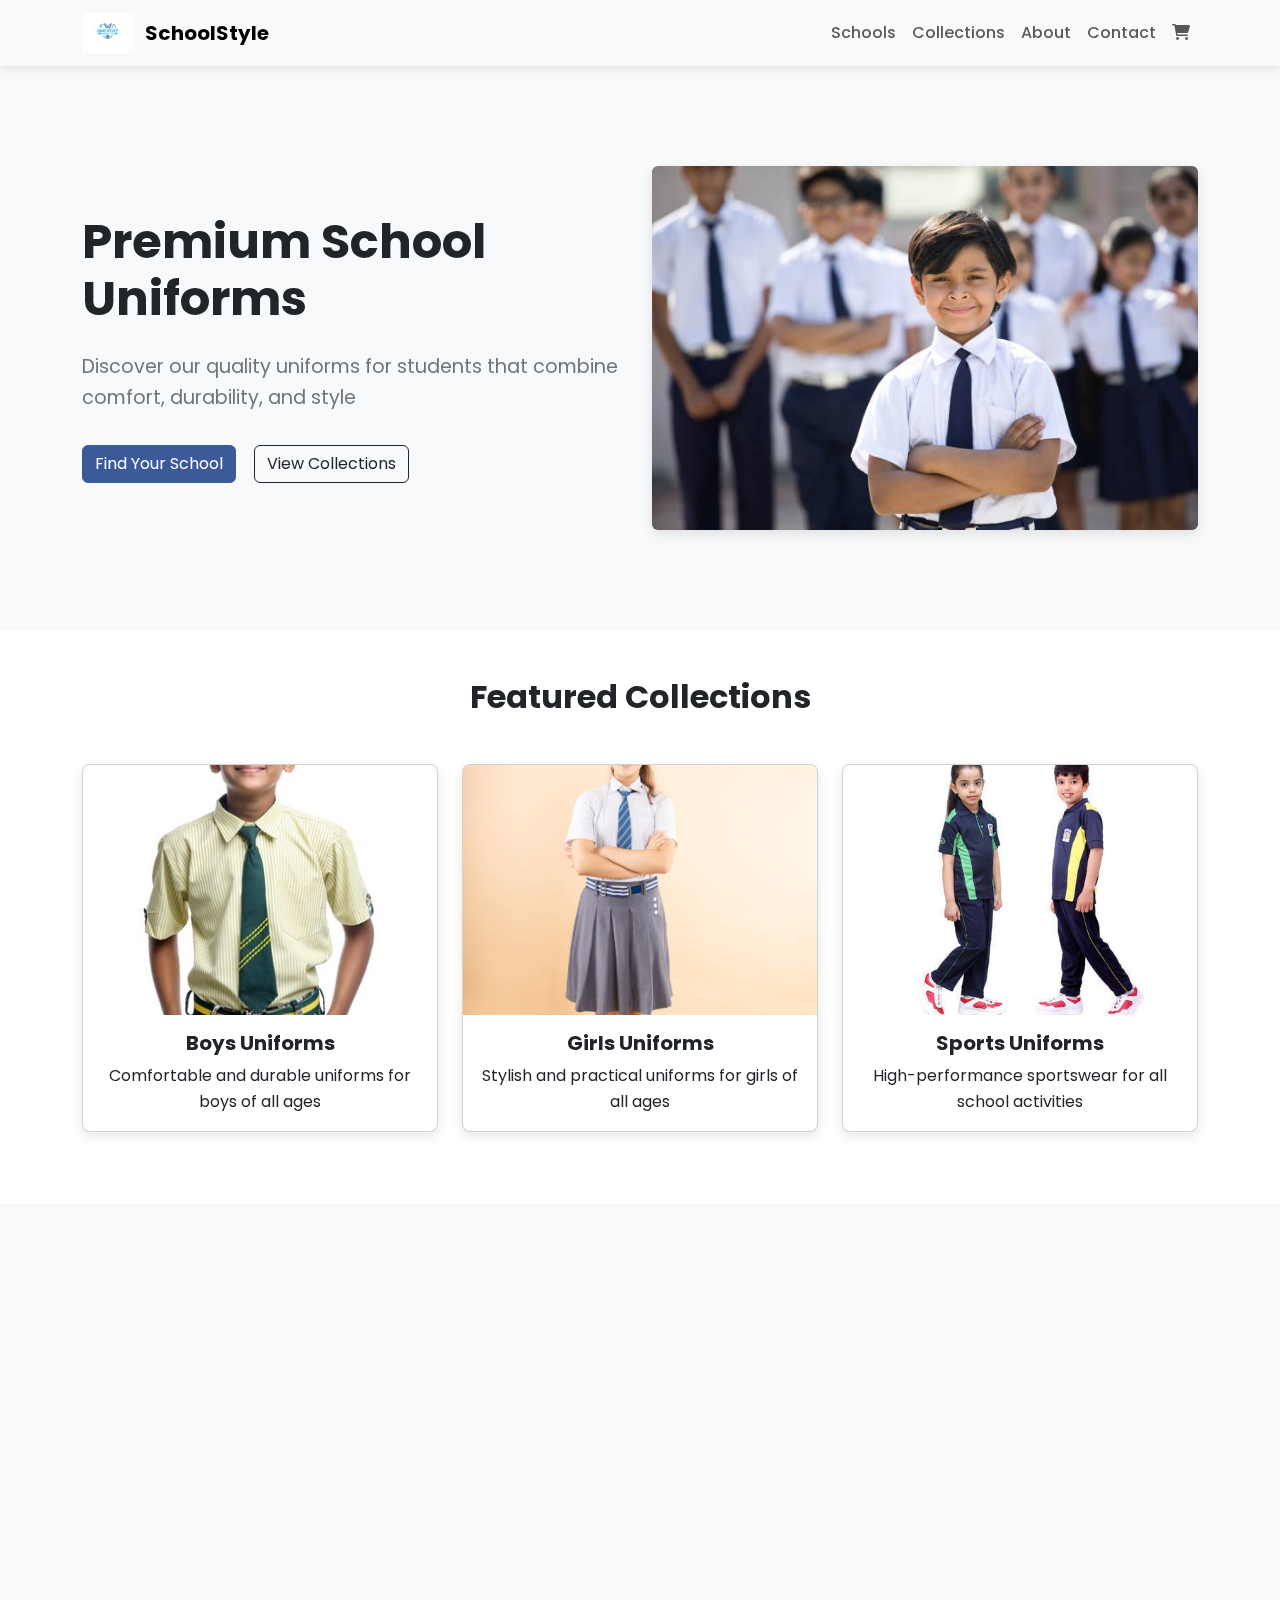
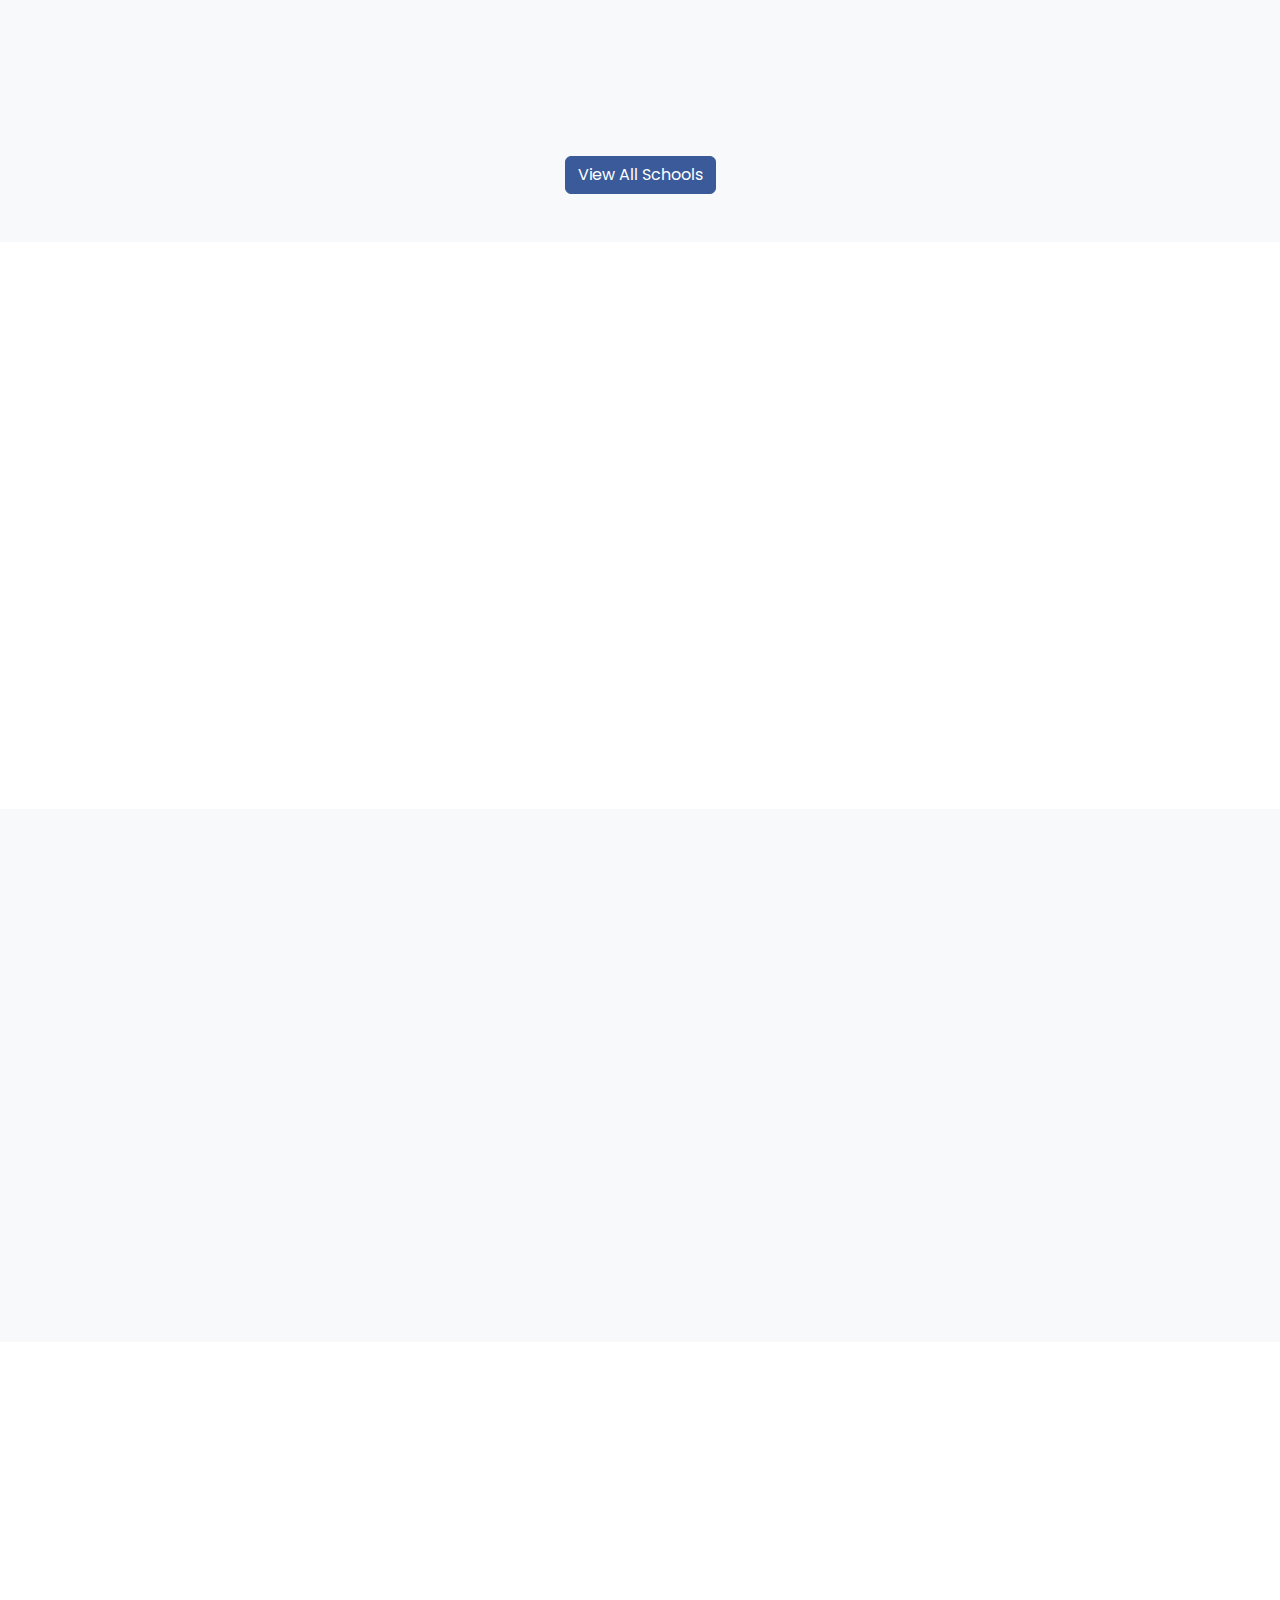
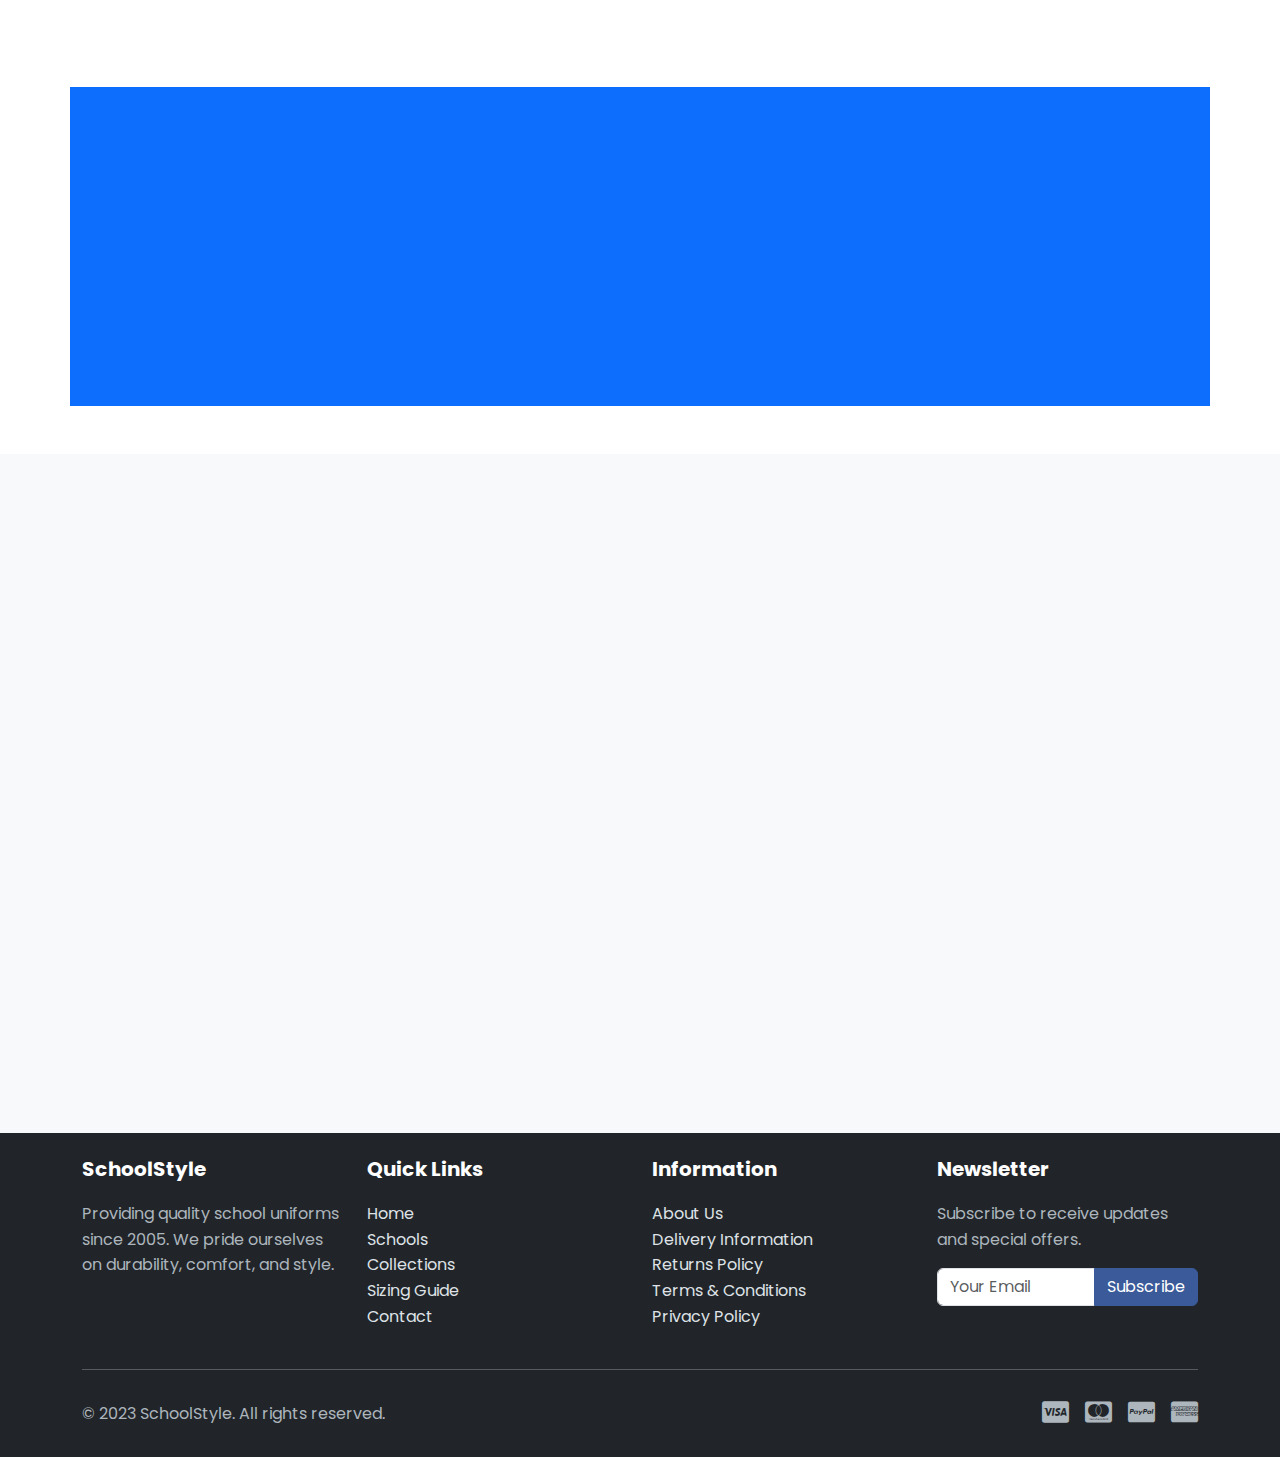
<file: index.html>
<!DOCTYPE html>
<html lang="en">
<head>
    <meta charset="UTF-8">
    <meta name="viewport" content="width=device-width, initial-scale=1.0">
    <title>SchoolStyle | Premium School Uniforms</title>
    <link href="https://cdn.jsdelivr.net/npm/bootstrap@5.3.0/dist/css/bootstrap.min.css" rel="stylesheet">
    <link rel="stylesheet" href="https://cdnjs.cloudflare.com/ajax/libs/font-awesome/6.0.0/css/all.min.css">
    <link rel="stylesheet" href="https://unpkg.com/aos@next/dist/aos.css" />
     
  

    <!-- Google Fonts -->
    <link href="https://fonts.googleapis.com/css2?family=Poppins:wght@300;400;500;600;700&display=swap" rel="stylesheet">
    
    <link rel="stylesheet" href="styles.css">
</head>
<style>
     html,body{
      overflow-x: hidden;
    }
</style>
<body>
    <!-- Navigation -->
    <nav class="navbar navbar-expand-lg navbar-light bg-light sticky-top">
        <div class="container">
            <a class="navbar-brand" href="#">
                <img src="images/logo.jpg" alt="SchoolStyle Logo" height="40">
                SchoolStyle
            </a>
            <button class="navbar-toggler" type="button" data-bs-toggle="collapse" data-bs-target="#navbarNav">
                <span class="navbar-toggler-icon"></span>
            </button>
            <div class="collapse navbar-collapse" id="navbarNav">
                <ul class="navbar-nav ms-auto">
                
                    <li class="nav-item"><a class="nav-link" href="#schools">Schools</a></li>
                    <li class="nav-item"><a class="nav-link" href="collection.html">Collections</a></li>
                    <li class="nav-item"><a class="nav-link" href="about.html">About</a></li>
                    <li class="nav-item"><a class="nav-link" href="contact.html">Contact</a></li>
                    <li class="nav-item"><a class="nav-link" href="#cart"><i class="fas fa-shopping-cart"></i></a></li>
                </ul>
            </div>
        </div>
    </nav>

    <!-- Hero Section -->
    <header id="home" class="hero-section">
        <div class="container">
            <div class="row align-items-center">
                <div class="col-lg-6" data-aos="fade-right" data-aos-duration="1000">
                    <h1>Premium School Uniforms</h1>
                    <p>Discover our quality uniforms for students that combine comfort, durability, and style</p>
                    <div class="cta-buttons">
                        <a href="#schools" class="btn btn-primary">Find Your School</a>
                        <a href="#collections" class="btn btn-outline-dark ms-2">View Collections</a>
                    </div>
                </div>
                <div class="col-lg-6" data-aos="fade-left" data-aos-duration="1000">
                    <img src="images/uni.jpg" alt="Students in uniform" class="img-fluid rounded hero-image">
                </div>
            </div>
        </div>
    </header>

    <!-- Features Section -->
 


    <!-- Featured Collections -->
    <section id="featured" class="py-5">
        <div class="container">
            <h2 class="text-center mb-5" data-aos="fade-up">Featured Collections</h2>
            <div class="row">
                <div class="col-md-4 mb-4" data-aos="zoom-in" data-aos-delay="100">
                    <div class="card collection-card">
                        <div class="card-image">
                            <img src="images/boys.jpg" class="card-img-top" alt="Boys Uniforms">
                            <div class="overlay">
                                <a href="#" class="btn btn-light">View Collection</a>
                            </div>
                        </div>
                        <div class="card-body text-center">
                            <h5 class="card-title">Boys Uniforms</h5>
                            <p class="card-text">Comfortable and durable uniforms for boys of all ages</p>
                        </div>
                    </div>
                </div>
                <div class="col-md-4 mb-4" data-aos="zoom-in" data-aos-delay="200">
                    <div class="card collection-card">
                        <div class="card-image">
                            <img src="images/girls.jpg" class="card-img-top" alt="Girls Uniforms">
                            <div class="overlay">
                                <a href="#" class="btn btn-light">View Collection</a>
                            </div>
                        </div>
                        <div class="card-body text-center">
                            <h5 class="card-title">Girls Uniforms</h5>
                            <p class="card-text">Stylish and practical uniforms for girls of all ages</p>
                        </div>
                    </div>
                </div>
                <div class="col-md-4 mb-4" data-aos="zoom-in" data-aos-delay="300">
                    <div class="card collection-card">
                        <div class="card-image">
                            <img src="images/sports.jpg" class="card-img-top" alt="Sports Uniforms">
                            <div class="overlay">
                                <a href="#" class="btn btn-light">View Collection</a>
                            </div>
                        </div>
                        <div class="card-body text-center">
                            <h5 class="card-title">Sports Uniforms</h5>
                            <p class="card-text">High-performance sportswear for all school activities</p>
                        </div>
                    </div>
                </div>
            </div>
        </div>
    </section>

    <!-- Schools Section -->
    <section id="schools" class="py-5 bg-light">
        <div class="container">
            <h2 class="text-center mb-5" data-aos="fade-up">Find Your School</h2>
            <div class="school-search mb-5" data-aos="fade-up">
                <div class="input-group">
                    <input type="text" class="form-control" placeholder="Search for your school..." id="schoolSearch">
                    <button class="btn btn-primary" type="button">Search</button>
                </div>
            </div>
            <div class="row">
                <div class="col-md-3 col-6 mb-4" data-aos="fade-up" data-aos-delay="100">
                    <div class="school-card">
                        <img src="images/west.png" alt="Westlake Academy">
                        <h5>Westlake Academy</h5>
                        <a href="#" class="btn btn-sm btn-outline-primary">View Uniforms</a>
                    </div>
                </div>
                <div class="col-md-3 col-6 mb-4" data-aos="fade-up" data-aos-delay="200">
                    <div class="school-card">
                        <img src="images/mary.png" alt="St. Mary's High">
                        <h5>St. Mary's High</h5>
                        <a href="#" class="btn btn-sm btn-outline-primary">View Uniforms</a>
                    </div>
                </div>
                <div class="col-md-3 col-6 mb-4" data-aos="fade-up" data-aos-delay="300">
                    <div class="school-card">
                        <img src="images/greenhood.webp" alt="Greenwood Elementary">
                        <h5>Greenwood Elementary</h5>
                        <a href="#" class="btn btn-sm btn-outline-primary">View Uniforms</a>
                    </div>
                </div>
                <div class="col-md-3 col-6 mb-4" data-aos="fade-up" data-aos-delay="400">
                    <div class="school-card">
                        <img src="images/samved.jpg" alt="Riverside Prep">
                        <h5>Samved School</h5>
                        <a href="#" class="btn btn-sm btn-outline-primary">View Uniforms</a>
                    </div>
                </div>
            </div>
            <div class="text-center mt-4">
                <a href="#" class="btn btn-primary">View All Schools</a>
            </div>
        </div>
    </section>

 <!-- Collections Section -->
<section id="collections" class="py-5">
  <div class="container">
    <h2 class="text-center mb-5" data-aos="fade-up">Our Collections</h2>


    <!-- Tab Content -->
    <div class="tab-content" id="collectionTabsContent">
      <!-- All -->
      <div class="tab-pane fade show active" id="all">
        <div class="row">
          <!-- Boys Classic Blazer -->
          <div class="col-lg-3 col-md-4 col-6 mb-4" data-aos="fade-up">
            <div class="product-card">
              <div class="product-image">
                <img src="images/blazzer.jpg" alt="Boys Blazer">
                <div class="product-tag">New</div>
              </div>
              <div class="product-info">
                <h5>Boys Classic Blazer</h5>
                <div class="price">$79.99</div>
                <div class="colors">
                  <span class="color-dot blue"></span>
                  <span class="color-dot black"></span>
                  <span class="color-dot gray"></span>
                </div>
                <button class="btn btn-primary w-100 mt-2">Add to Cart</button>
              </div>
            </div>
          </div>
          <!-- Girls Party Dress -->
          <div class="col-lg-3 col-md-4 col-6 mb-4" data-aos="fade-up" data-aos-delay="100">
            <div class="product-card">
              <div class="product-image">
                <img src="images/skirt.jpg" alt="Girls Dress">
                <div class="product-tag hot">Hot</div>
              </div>
              <div class="product-info">
                <h5>Girls skirt Dress</h5>
                <div class="price">$59.99</div>
                <div class="colors">
             <span class="color-dot blue"></span>
                  <span class="color-dot black"></span>
                  <span class="color-dot gray"></span>
                </div>
                <button class="btn btn-primary w-100 mt-2">Add to Cart</button>
              </div>
            </div>
          </div>
          <!-- Sports Tracksuit -->
          <div class="col-lg-3 col-md-4 col-6 mb-4" data-aos="fade-up" data-aos-delay="200">
            <div class="product-card">
              <div class="product-image">
                <img src="images/sportss.webp" alt="Tracksuit">
                <div class="product-tag sale">Sale</div>
              </div>
              <div class="product-info">
                <h5>Sports Tracksuit</h5>
                <div class="price"><del>$69.99</del> $49.99</div>
                <div class="colors">
                 <span class="color-dot blue"></span>
                  <span class="color-dot black"></span>
                  <span class="color-dot gray"></span>
                </div>
                <button class="btn btn-primary w-100 mt-2">Add to Cart</button>
              </div>
            </div>
          </div>
          <!-- Accessories Cap -->
          <div class="col-lg-3 col-md-4 col-6 mb-4" data-aos="fade-up" data-aos-delay="300">
            <div class="product-card">
              <div class="product-image">
                <img src="images/cap.jpg" alt="Cap">
              </div>
              <div class="product-info">
                <h5>Stylish Cap</h5>
                <div class="price">$19.99</div>
                <div class="colors">
                   <span class="color-dot blue"></span>
                  <span class="color-dot black"></span>
                  <span class="color-dot gray"></span>
                </div>
                <button class="btn btn-primary w-100 mt-2">Add to Cart</button>
              </div>
            </div>
          </div>
        </div>
      </div>

     
            </div>
          </div>
        </div>
      </div>
    </div>
  </div>
</section>


    <!-- Sizing Guide -->
    <section id="sizing" class="py-5 bg-light">
        <div class="container">
            <h2 class="text-center mb-5" data-aos="fade-up">Sizing Guide</h2>
            <div class="row align-items-center">
                <div class="col-md-6" data-aos="fade-right">
                    <img src="images/sixe.avif" alt="Sizing Guide" class="img-fluid rounded">
                </div>
                <div class="col-md-6" data-aos="fade-left">
                    <div class="accordion" id="sizingAccordion">
                        <div class="accordion-item">
                            <h2 class="accordion-header">
                                <button class="accordion-button" type="button" data-bs-toggle="collapse" data-bs-target="#howToMeasure">
                                    How to Measure
                                </button>
                            </h2>
                            <div id="howToMeasure" class="accordion-collapse collapse show" data-bs-parent="#sizingAccordion">
                                <div class="accordion-body">
                                    <p>For accurate measurements, use a soft measuring tape. Have the student stand straight with arms relaxed at sides.</p>
                                    <ul>
                                        <li><strong>Chest:</strong> Measure around the fullest part of the chest.</li>
                                        <li><strong>Waist:</strong> Measure around the natural waistline.</li>
                                        <li><strong>Hips:</strong> Measure around the fullest part of the hips.</li>
                                        <li><strong>Inseam:</strong> Measure from the crotch to the bottom of the ankle.</li>
                                    </ul>
                                </div>
                            </div>
                        </div>
                        <div class="accordion-item">
                            <h2 class="accordion-header">
                                <button class="accordion-button collapsed" type="button" data-bs-toggle="collapse" data-bs-target="#sizeCharts">
                                    Size Charts
                                </button>
                            </h2>
                            <div id="sizeCharts" class="accordion-collapse collapse" data-bs-parent="#sizingAccordion">
                                <div class="accordion-body">
                                    <div class="nav nav-tabs" id="sizeChartTabs">
                                        <button class="nav-link active" data-bs-toggle="tab" data-bs-target="#boysChart">Boys</button>
                                        <button class="nav-link" data-bs-toggle="tab" data-bs-target="#girlsChart">Girls</button>
                                    </div>
                                    <div class="tab-content mt-3">
                                        <div class="tab-pane fade show active" id="boysChart">
                                            <table class="table table-striped">
                                                <thead>
                                                    <tr>
                                                        <th>Size</th>
                                                        <th>Age</th>
                                                        <th>Chest (cm)</th>
                                                        <th>Waist (cm)</th>
                                                        <th>Height (cm)</th>
                                                    </tr>
                                                </thead>
                                                <tbody>
                                                    <tr>
                                                        <td>4</td>
                                                        <td>3-4</td>
                                                        <td>58-60</td>
                                                        <td>54-56</td>
                                                        <td>98-104</td>
                                                    </tr>
                                                    <!-- More sizes... -->
                                                </tbody>
                                            </table>
                                        </div>
                                        <div class="tab-pane fade" id="girlsChart">
                                            <!-- Girls size chart -->
                                        </div>
                                    </div>
                                </div>
                            </div>
                        </div>
                    </div>
                </div>
            </div>
        </div>
    </section>

    <!-- Testimonials -->
    <section id="testimonials" class="py-5">
        <div class="container">
            <h2 class="text-center mb-5" data-aos="fade-up">What Parents Say</h2>
            <div class="row">
                <div class="col-md-4 mb-4" data-aos="fade-up" data-aos-delay="100">
                    <div class="testimonial-card">
                        <div class="testimonial-content">
                            <p>"The quality of the uniforms is exceptional. After multiple washes, they still look brand new!"</p>
                        </div>
                        <div class="testimonial-author">
                            <img src="images/sar.jpg" alt="Sarah Johnson">
                            <div>
                                <h5>Sarah Johnson</h5>
                                <p>Parent at Westlake Academy</p>
                            </div>
                        </div>
                    </div>
                </div>
                <!-- More testimonials... -->
                 <!-- Statistics Section -->
<section id="stats" class="py-5 bg-primary text-white">
    <div class="container">
        <div class="row text-center">
            <div class="col-md-3 col-6 mb-4 mb-md-0" data-aos="fade-up" data-aos-delay="100">
                <div class="stat-item">
                    <i class="fas fa-school fa-3x mb-3"></i>
                    <h3 class="counter-value" data-target="250">0</h3>
                    <p>Schools Served</p>
                </div>
            </div>
            <div class="col-md-3 col-6 mb-4 mb-md-0" data-aos="fade-up" data-aos-delay="200">
                <div class="stat-item">
                    <i class="fas fa-tshirt fa-3x mb-3"></i>
                    <h3 class="counter-value" data-target="15000">0</h3>
                    <p>Uniforms Made</p>
                </div>
            </div>
            <div class="col-md-3 col-6" data-aos="fade-up" data-aos-delay="300">
                <div class="stat-item">
                    <i class="fas fa-users fa-3x mb-3"></i>
                    <h3 class="counter-value" data-target="10000">0</h3>
                    <p>Happy Students</p>
                </div>
            </div>
            <div class="col-md-3 col-6" data-aos="fade-up" data-aos-delay="400">
                <div class="stat-item">
                    <i class="fas fa-calendar-alt fa-3x mb-3"></i>
                    <h3 class="counter-value" data-target="18">0</h3>
                    <p>Years Experience</p>
                </div>
            </div>
        </div>
    </div>
</section>

            </div>
        </div>
    </section>

    <!-- Contact Section -->
    <section id="contact" class="py-5 bg-light">
        <div class="container">
            <h2 class="text-center mb-5" data-aos="fade-up">Contact Us</h2>
            <div class="row">
                <div class="col-md-6" data-aos="fade-right">
                    <form id="contactForm">
                        <div class="mb-3">
                            <label for="name" class="form-label">Name</label>
                            <input type="text" class="form-control" id="name" required>
                        </div>
                        <div class="mb-3">
                            <label for="email" class="form-label">Email</label>
                            <input type="email" class="form-control" id="email" required>
                        </div>
                        <div class="mb-3">
                            <label for="school" class="form-label">School</label>
                            <input type="text" class="form-control" id="school">
                        </div>
                        <div class="mb-3">
                            <label for="message" class="form-label">Message</label>
                            <textarea class="form-control" id="message" rows="4" required></textarea>
                        </div>
                        <button type="submit" class="btn btn-primary">Send Message</button>
                    </form>
                </div>
                <div class="col-md-6" data-aos="fade-left">
                    <div class="contact-info">
                        <h4>Store Locations</h4>
                        <div class="store mb-4">
                            <h5>Main Store</h5>
                            <p><i class="fas fa-map-marker-alt"></i> 123 School Street, Jayanagar</p>
                            <p><i class="fas fa-phone"></i> +91 987654321</p>
                            <p><i class="fas fa-clock"></i> Mon-Fri: 9am-6pm, Sat: 10am-4pm</p>
                        </div>
                        <div class="store">
                            <h5>Downtown Branch</h5>
                            <p><i class="fas fa-map-marker-alt"></i> 456 Education Street, Downtown</p>
                            <p><i class="fas fa-phone"></i> (555) 987-6543</p>
                            <p><i class="fas fa-clock"></i> Mon-Fri: 9am-7pm, Sat: 10am-5pm</p>
                        </div>
                        <div class="social-media mt-4">
                            <h5>Follow Us</h5>
                            <div class="social-icons">
                                <a href="#"><i class="fab fa-facebook-f"></i></a>
                                <a href="#"><i class="fab fa-instagram"></i></a>
                                <a href="#"><i class="fab fa-twitter"></i></a>
                                <a href="#"><i class="fab fa-pinterest"></i></a>
                            </div>
                        </div>
                    </div>
                </div>
            </div>
        </div>
    </section>

    <!-- Footer -->
    <footer class="bg-dark text-white py-4">
        <div class="container">
            <div class="row">
                <div class="col-lg-3 col-md-6 mb-4 mb-md-0">
                    <h5>SchoolStyle</h5>
                    <p>Providing quality school uniforms since 2005. We pride ourselves on durability, comfort, and style.</p>
                </div>
                <div class="col-lg-3 col-md-6 mb-4 mb-md-0">
                    <h5>Quick Links</h5>
                    <ul class="list-unstyled">
                        <li><a href="#home">Home</a></li>
                        <li><a href="#schools">Schools</a></li>
                        <li><a href="#collections">Collections</a></li>
                        <li><a href="#sizing">Sizing Guide</a></li>
                        <li><a href="#contact">Contact</a></li>
                    </ul>
                </div>
                <div class="col-lg-3 col-md-6 mb-4 mb-md-0">
                    <h5>Information</h5>
                    <ul class="list-unstyled">
                        <li><a href="#">About Us</a></li>
                        <li><a href="#">Delivery Information</a></li>
                        <li><a href="#">Returns Policy</a></li>
                        <li><a href="#">Terms & Conditions</a></li>
                        <li><a href="#">Privacy Policy</a></li>
                    </ul>
                </div>
                <div class="col-lg-3 col-md-6 mb-4 mb-md-0">
                    <h5>Newsletter</h5>
                    <p>Subscribe to receive updates and special offers.</p>
                    <form>
                        <div class="input-group">
                            <input type="email" class="form-control" placeholder="Your Email">
                            <button class="btn btn-primary" type="submit">Subscribe</button>
                        </div>
                    </form>
                </div>
            </div>
            <hr class="my-4">
            <div class="row align-items-center">
                <div class="col-md-6 text-center text-md-start">
                    <p class="mb-md-0">© 2023 SchoolStyle. All rights reserved.</p>
                </div>
                <div class="col-md-6 text-center text-md-end">
                    <div class="payment-methods">
                        <i class="fab fa-cc-visa"></i>
                        <i class="fab fa-cc-mastercard"></i>
                        <i class="fab fa-cc-paypal"></i>
                        <i class="fab fa-cc-amex"></i>
                    </div>
                </div>
            </div>
        </div>
    </footer>

    <!-- Back to Top Button -->
    <a href="#" id="backToTop" class="back-to-top"><i class="fas fa-arrow-up"></i></a>

    <!-- Scripts -->
    <script src="https://cdn.jsdelivr.net/npm/bootstrap@5.3.0/dist/js/bootstrap.bundle.min.js"></script>
    <script src="https://unpkg.com/aos@next/dist/aos.js"></script>
    <script src="script.js"></script>
</body>
</html>
</file>
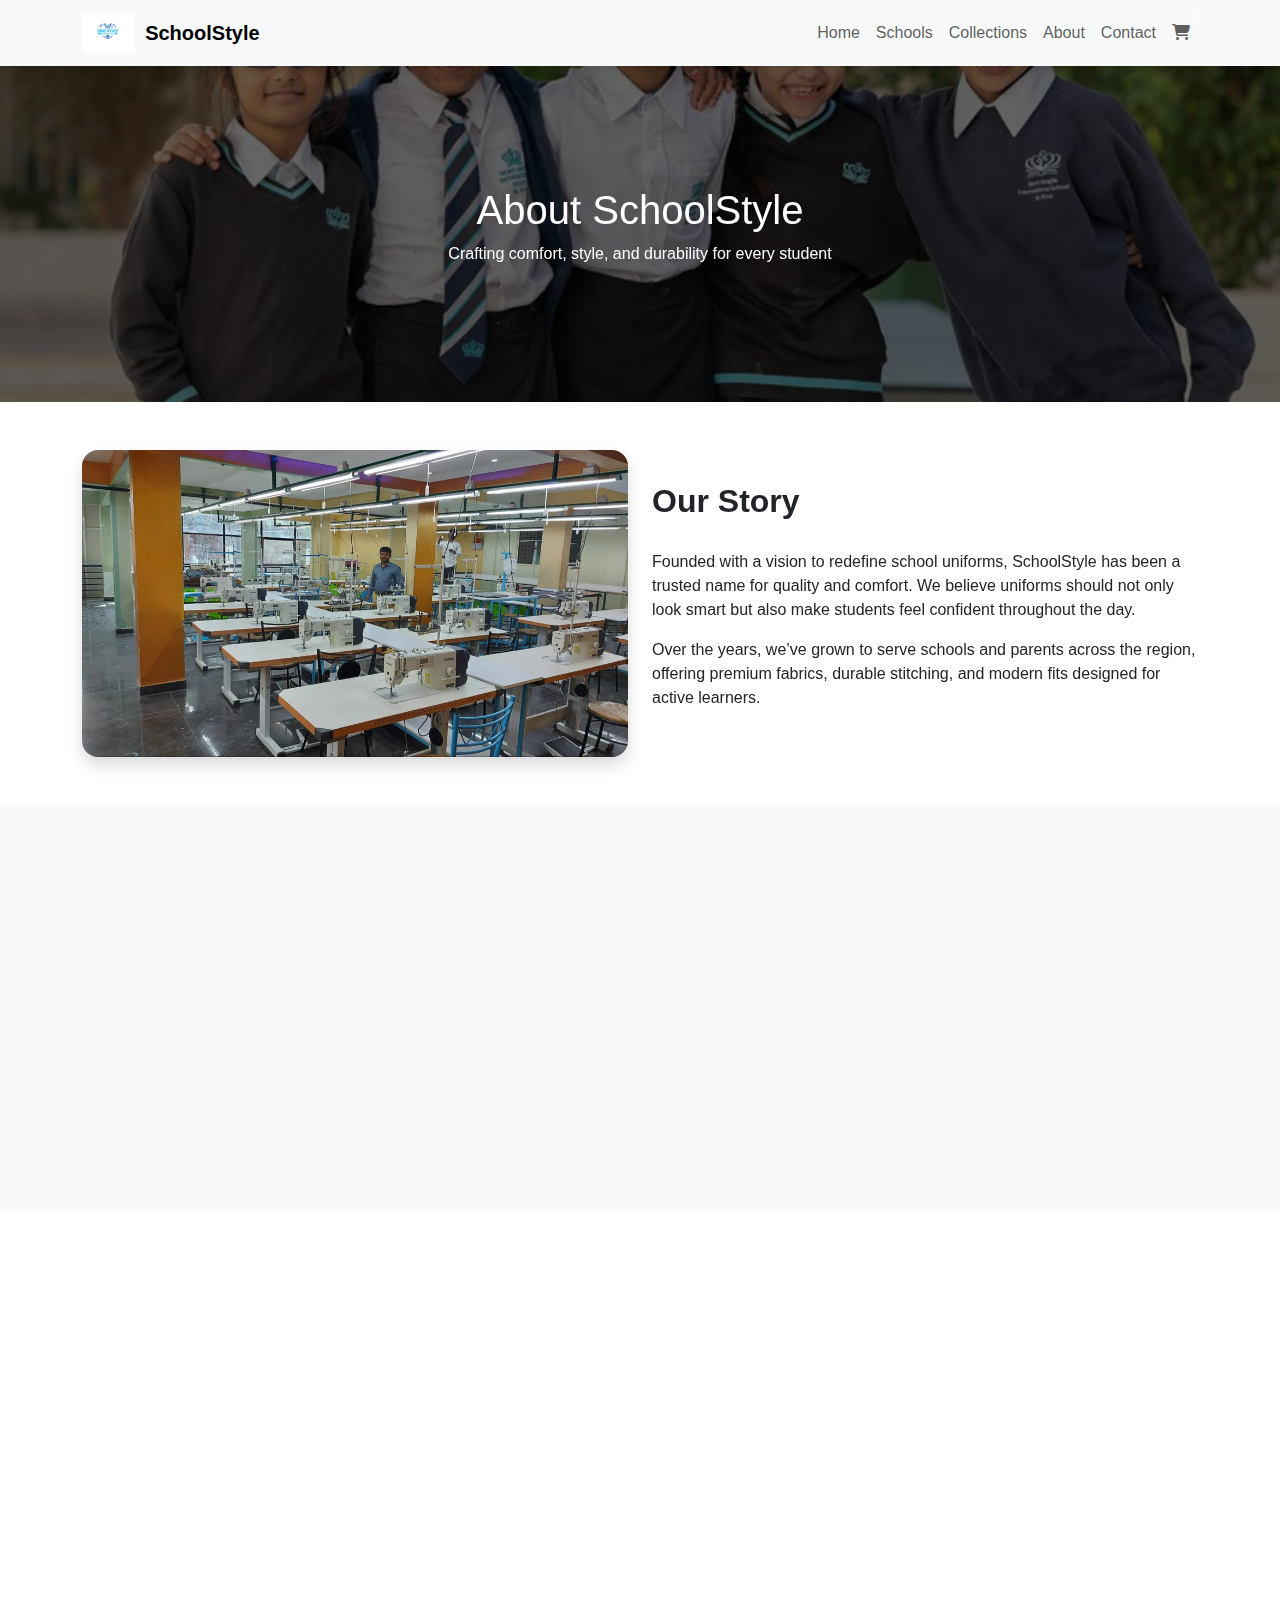
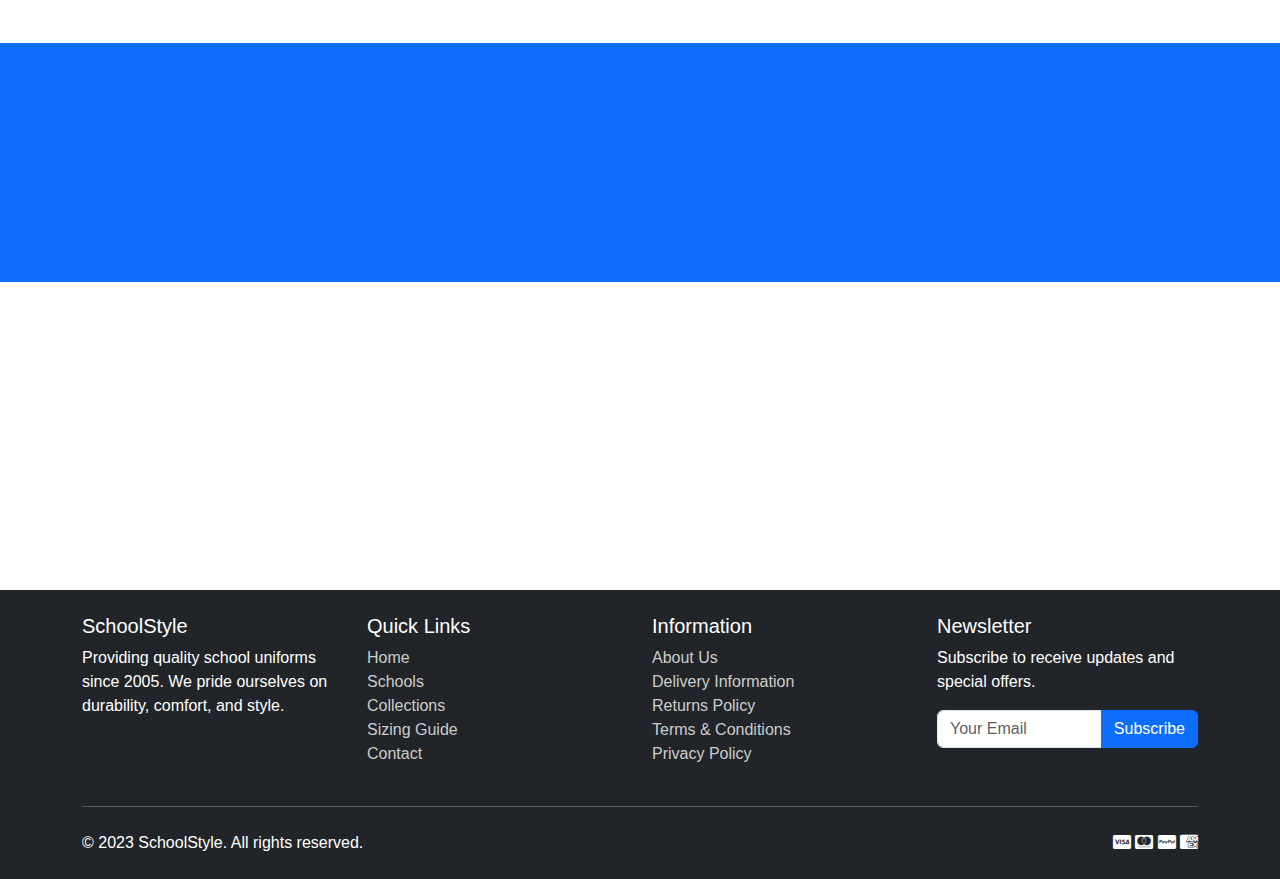
<file: about.html>
<!DOCTYPE html>
<html lang="en">
<head>
  <meta charset="UTF-8">
  <meta name="viewport" content="width=device-width, initial-scale=1.0">
  <title>About Us - SchoolStyle</title>
  <link href="https://cdn.jsdelivr.net/npm/bootstrap@5.3.3/dist/css/bootstrap.min.css" rel="stylesheet">
  <link href="https://cdnjs.cloudflare.com/ajax/libs/font-awesome/6.5.1/css/all.min.css" rel="stylesheet">
  <link href="https://unpkg.com/aos@next/dist/aos.css" rel="stylesheet">
  <style>
    body { font-family: 'Poppins', sans-serif; }
    html,body{
      overflow-x: hidden;
    }
    .page-hero {
      background: linear-gradient(rgba(0,0,0,0.6),rgba(0,0,0,0.6)), url('images/about.jfif') center/cover no-repeat;
      color: #fff;
      padding: 120px 0;
      text-align: center;
    }
    /* Navigation */
        .navbar {
            box-shadow: 0 2px 10px rgba(0, 0, 0, 0.1);
        }

        .navbar-brand {
            font-weight: 700;
            display: flex;
            align-items: center;
            gap: 10px;
        }

        .navbar-nav .nav-link {
            font-weight: 500;
            padding: 0.5rem 1rem;
        }

        .cart-link {
            position: relative;
        }

        .cart-counter {
            position: absolute;
            top: -8px;
            right: -8px;
            background-color: var(--accent);
            color: white;
            font-size: 0.7rem;
            width: 18px;
            height: 18px;
            border-radius: 50%;
            display: flex;
            align-items: center;
            justify-content: center;
        }
    .section-title { font-weight: 600; margin-bottom: 30px; }
    .values-card, .commit-card {
      border-radius: 15px;
      box-shadow: 0 5px 15px rgba(0,0,0,0.1);
      transition: all 0.3s ease;
    }
    .values-card:hover, .commit-card:hover { transform: translateY(-5px); }
    .commit-icon {
      font-size: 40px;
      color: #0d6efd;
      margin-bottom: 15px;
    }
    footer {
      background: #111;
      color: #ccc;
      padding: 40px 0;
    }
    footer a { color: #ccc; text-decoration: none; }
    footer a:hover { color: #fff; }
  </style>
</head>
<body>

     <!-- Navigation -->
    <nav class="navbar navbar-expand-lg navbar-light bg-light sticky-top">
        <div class="container">
            <a class="navbar-brand" href="index.html">
                <img src="images/logo.jpg" alt="SchoolStyle Logo" height="40">
                SchoolStyle
            </a>
            <button class="navbar-toggler" type="button" data-bs-toggle="collapse" data-bs-target="#navbarNav">
                <span class="navbar-toggler-icon"></span>
            </button>
            <div class="collapse navbar-collapse" id="navbarNav">
                <ul class="navbar-nav ms-auto">
                    <li class="nav-item"><a class="nav-link" href="index.html#home">Home</a></li>
                    <li class="nav-item"><a class="nav-link" href="index.html#schools">Schools</a></li>
                    <li class="nav-item"><a class="nav-link" href="collection.html">Collections</a></li>
                    <li class="nav-item"><a class="nav-link" href="about.html">About</a></li>
                    <li class="nav-item"><a class="nav-link" href="contact.html">Contact</a></li>
                    <li class="nav-item">
                        <a class="nav-link cart-link" href="#cart">
                            <i class="fas fa-shopping-cart"></i>
                            <span class="cart-counter">0</span>
                        </a>
                    </li>
                </ul>
            </div>
        </div>
    </nav>
  <!-- Hero -->
  <section class="page-hero">
    <div class="container">
      <h1 data-aos="fade-up">About SchoolStyle</h1>
      <p data-aos="fade-up" data-aos-delay="200">Crafting comfort, style, and durability for every student</p>
    </div>
  </section>

  <!-- Our Story -->
  <section class="py-5">
    <div class="container">
      <div class="row align-items-center g-4">
        <div class="col-lg-6" data-aos="fade-right">
          <img src="images/manufactu-1000x1000.webp" class="img-fluid rounded-4 shadow" alt="Our Story">
        </div>
        <div class="col-lg-6" data-aos="fade-left">
          <h2 class="section-title">Our Story</h2>
          <p>Founded with a vision to redefine school uniforms, SchoolStyle has been a trusted name for quality and comfort. We believe uniforms should not only look smart but also make students feel confident throughout the day.</p>
          <p>Over the years, we’ve grown to serve schools and parents across the region, offering premium fabrics, durable stitching, and modern fits designed for active learners.</p>
        </div>
      </div>
    </div>
  </section>

  <!-- Our Values -->
  <section class="py-5 bg-light">
    <div class="container">
      <h2 class="section-title text-center" data-aos="fade-up">Our Core Values</h2>
      <div class="row g-4 mt-4">
        <div class="col-md-3" data-aos="fade-up">
          <div class="card values-card p-4 text-center h-100">
            <i class="fas fa-star fa-2x text-primary mb-3"></i>
            <h5>Quality</h5>
            <p>We use only the best fabrics and tailoring practices to ensure long-lasting uniforms.</p>
          </div>
        </div>
        <div class="col-md-3" data-aos="fade-up" data-aos-delay="100">
          <div class="card values-card p-4 text-center h-100">
            <i class="fas fa-tshirt fa-2x text-success mb-3"></i>
            <h5>Comfort</h5>
            <p>Designed for all-day wear, our uniforms let students move and learn with ease.</p>
          </div>
        </div>
        <div class="col-md-3" data-aos="fade-up" data-aos-delay="200">
          <div class="card values-card p-4 text-center h-100">
            <i class="fas fa-leaf fa-2x text-warning mb-3"></i>
            <h5>Sustainability</h5>
            <p>We embrace eco-friendly materials and responsible production methods.</p>
          </div>
        </div>
        <div class="col-md-3" data-aos="fade-up" data-aos-delay="300">
          <div class="card values-card p-4 text-center h-100">
            <i class="fas fa-users fa-2x text-danger mb-3"></i>
            <h5>Community</h5>
            <p>Partnering with schools and parents to support every student’s journey.</p>
          </div>
        </div>
      </div>
    </div>
  </section>

  <!-- Our Commitment -->
  <section class="py-5">
    <div class="container">
      <h2 class="section-title text-center" data-aos="fade-up">Our Commitment</h2>
      <div class="row g-4 mt-4">
        <div class="col-md-6 col-lg-3" data-aos="zoom-in">
          <div class="commit-card p-4 text-center h-100">
            <div class="commit-icon"><i class="fas fa-certificate"></i></div>
            <h5>Premium Standards</h5>
            <p>Every product undergoes rigorous quality checks to ensure top standards.</p>
          </div>
        </div>
        <div class="col-md-6 col-lg-3" data-aos="zoom-in" data-aos-delay="100">
          <div class="commit-card p-4 text-center h-100">
            <div class="commit-icon"><i class="fas fa-handshake"></i></div>
            <h5>Trusted Partnerships</h5>
            <p>We collaborate with schools to design uniforms that reflect their identity.</p>
          </div>
        </div>
        <div class="col-md-6 col-lg-3" data-aos="zoom-in" data-aos-delay="200">
          <div class="commit-card p-4 text-center h-100">
            <div class="commit-icon"><i class="fas fa-shipping-fast"></i></div>
            <h5>Fast Delivery</h5>
            <p>Our streamlined process ensures uniforms reach you on time, every time.</p>
          </div>
        </div>
        <div class="col-md-6 col-lg-3" data-aos="zoom-in" data-aos-delay="300">
          <div class="commit-card p-4 text-center h-100">
            <div class="commit-icon"><i class="fas fa-headset"></i></div>
            <h5>Customer Care</h5>
            <p>Dedicated support to answer your questions and assist with orders.</p>
          </div>
        </div>
      </div>
    </div>
  </section>

  <!-- CTA -->
  <section class="py-5 bg-primary text-white text-center">
    <div class="container" data-aos="fade-up">
      <h2>Want to Partner With Us?</h2>
      <p class="mb-4">We work with schools to create customized uniforms that represent their values and identity.</p>
      <a href="contact.html" class="btn btn-light btn-lg">Get in Touch</a>
    </div>
  </section>

  <!-- Why Choose Us -->
<section class="py-5">
  <div class="container">
    <h2 class="section-title text-center" data-aos="fade-up">Why Choose SchoolStyle?</h2>
    <div class="row g-4 text-center">
      <div class="col-md-4" data-aos="fade-up">
        <i class="fas fa-tshirt fa-2x text-primary mb-3"></i>
        <h5>Comfort & Style</h5>
        <p>Designed to keep students confident and active.</p>
      </div>
      <div class="col-md-4" data-aos="fade-up" data-aos-delay="100">
        <i class="fas fa-dollar-sign fa-2x text-primary mb-3"></i>
        <h5>Affordable Pricing</h5>
        <p>Premium quality without the premium cost.</p>
      </div>
      <div class="col-md-4" data-aos="fade-up" data-aos-delay="200">
        <i class="fas fa-headset fa-2x text-primary mb-3"></i>
        <h5>Exceptional Support</h5>
        <p>Dedicated assistance for schools and parents alike.</p>
      </div>
    </div>
  </div>
</section>

  <!-- Footer -->
    <footer class="bg-dark text-white py-4">
        <div class="container">
            <div class="row">
                <div class="col-lg-3 col-md-6 mb-4 mb-md-0">
                    <h5>SchoolStyle</h5>
                    <p>Providing quality school uniforms since 2005. We pride ourselves on durability, comfort, and style.</p>
                </div>
                <div class="col-lg-3 col-md-6 mb-4 mb-md-0">
                    <h5>Quick Links</h5>
                    <ul class="list-unstyled">
                        <li><a href="#home"style="text-decoration: none;">Home</a></li>
                        <li><a href="#schools"style="text-decoration: none;">Schools</a></li>
                        <li><a href="#collections"style="text-decoration: none;">Collections</a></li>
                        <li><a href="#sizing"style="text-decoration: none;">Sizing Guide</a></li>
                        <li><a href="#contact"style="text-decoration: none;">Contact</a></li>
                    </ul>
                </div>
                <div class="col-lg-3 col-md-6 mb-4 mb-md-0">
                    <h5>Information</h5>
                    <ul class="list-unstyled" style="text-decoration: none;">
                        <li><a href="#"style="text-decoration: none;">About Us</a></li>
                        <li><a href="#"style="text-decoration: none;">Delivery Information</a></li>
                        <li><a href="#"style="text-decoration: none;">Returns Policy</a></li>
                        <li><a href="#"style="text-decoration: none;">Terms & Conditions</a></li>
                        <li><a href="#"style="text-decoration: none;">Privacy Policy</a></li>
                    </ul>
                </div>
                <div class="col-lg-3 col-md-6 mb-4 mb-md-0">
                    <h5>Newsletter</h5>
                    <p>Subscribe to receive updates and special offers.</p>
                    <form>
                        <div class="input-group">
                            <input type="email" class="form-control" placeholder="Your Email">
                            <button class="btn btn-primary" type="submit">Subscribe</button>
                        </div>
                    </form>
                </div>
            </div>
            <hr class="my-4">
            <div class="row align-items-center">
                <div class="col-md-6 text-center text-md-start">
                    <p class="mb-md-0">© 2023 SchoolStyle. All rights reserved.</p>
                </div>
                <div class="col-md-6 text-center text-md-end">
                    <div class="payment-methods">
                        <i class="fab fa-cc-visa"></i>
                        <i class="fab fa-cc-mastercard"></i>
                        <i class="fab fa-cc-paypal"></i>
                        <i class="fab fa-cc-amex"></i>
                    </div>
                </div>
            </div>
        </div>
    </footer>

    


  <script src="https://cdn.jsdelivr.net/npm/bootstrap@5.3.3/dist/js/bootstrap.bundle.min.js"></script>
  <script src="https://unpkg.com/aos@next/dist/aos.js"></script>
  <script>AOS.init();</script>
</body>
</html>
</file>
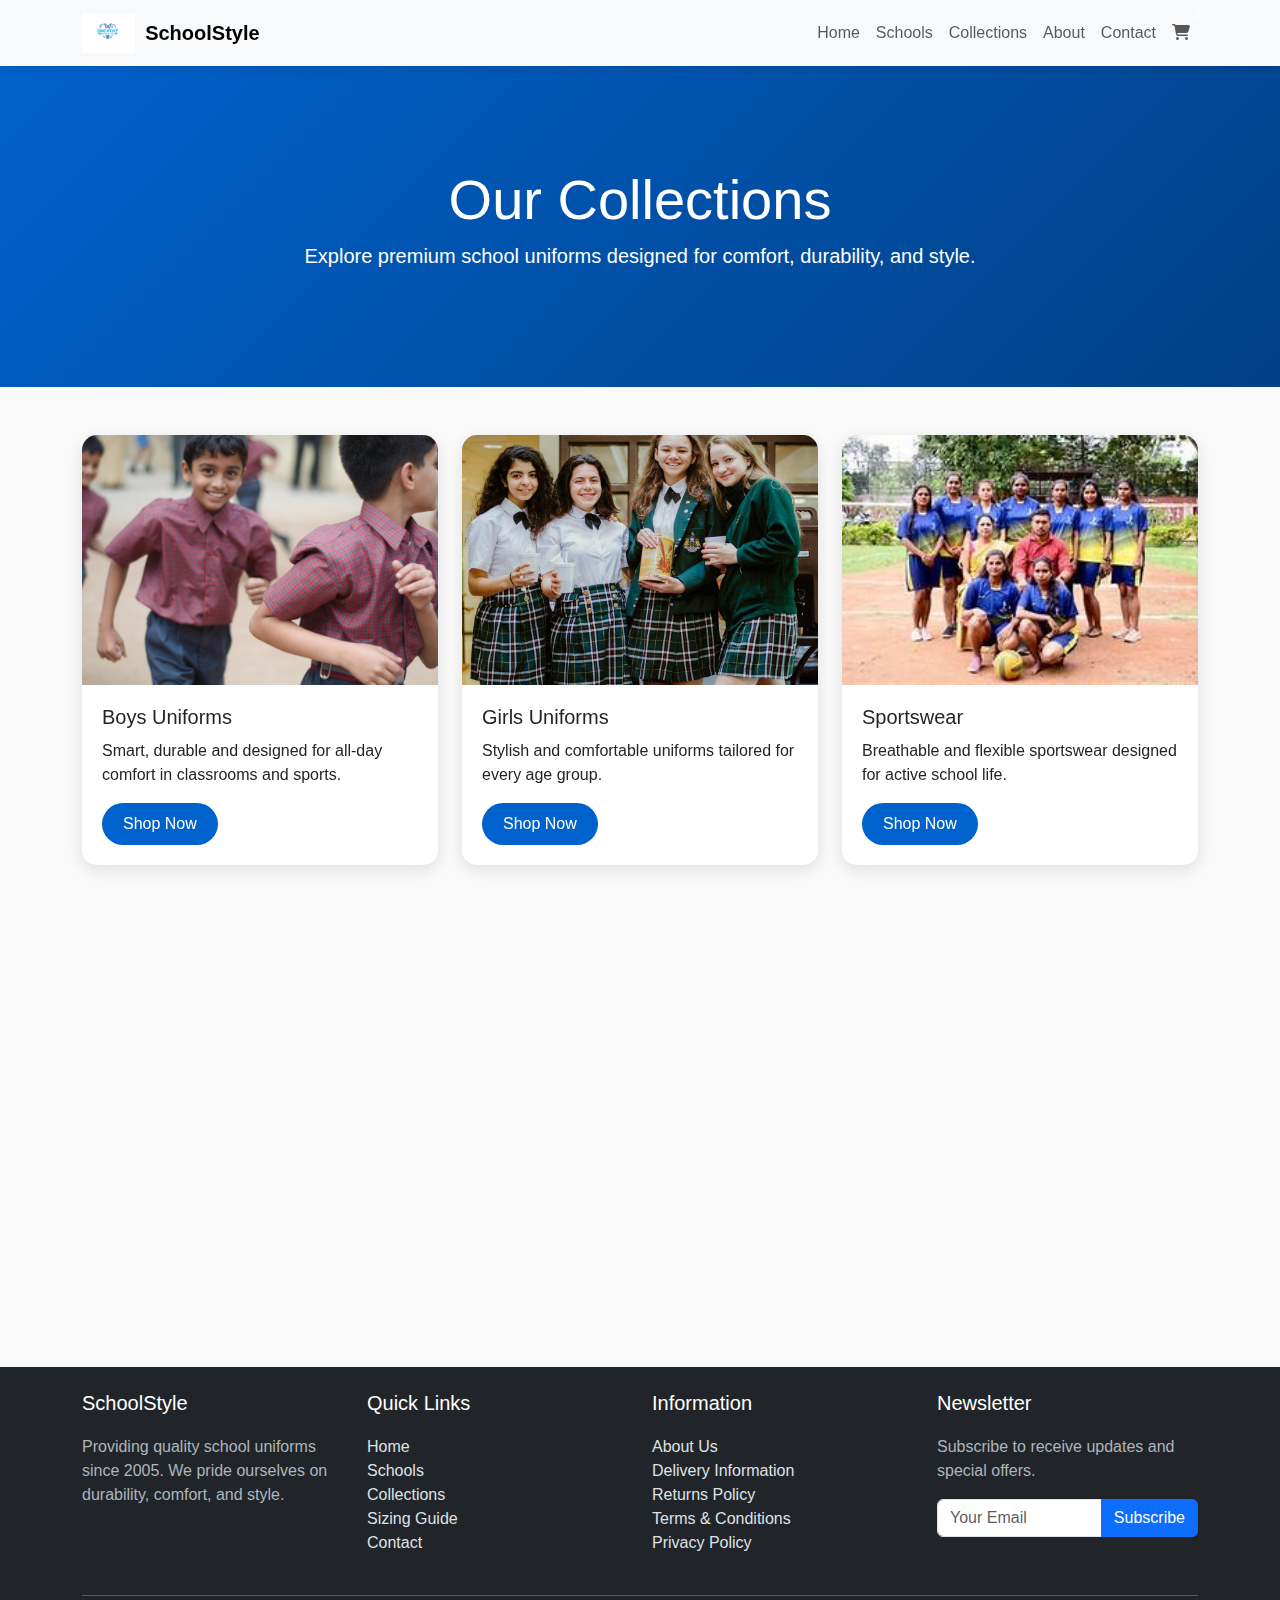
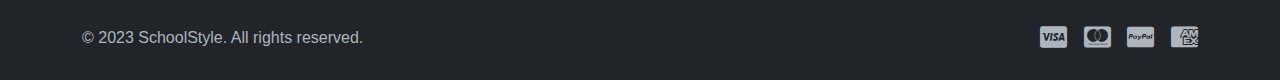
<file: collection.html>
<!DOCTYPE html>
<html lang="en">
<head>
  <meta charset="UTF-8">
  <meta name="viewport" content="width=device-width, initial-scale=1.0">
  <title>Collections - SchoolStyle</title>

  <!-- Bootstrap -->
  <link href="https://cdn.jsdelivr.net/npm/bootstrap@5.3.0/dist/css/bootstrap.min.css" rel="stylesheet">

  <!-- Icons -->
  <link href="https://cdnjs.cloudflare.com/ajax/libs/font-awesome/6.4.0/css/all.min.css" rel="stylesheet">

  <!-- AOS Animation -->
  <link href="https://unpkg.com/aos@next/dist/aos.css" rel="stylesheet">

  <!-- Custom CSS -->
  <style>
    body { font-family: 'Poppins', sans-serif; background: #f9f9f9; }
     /* Navigation */
        .navbar {
            box-shadow: 0 2px 10px rgba(0, 0, 0, 0.1);
        }

        .navbar-brand {
            font-weight: 700;
            display: flex;
            align-items: center;
            gap: 10px;
        }

        .navbar-nav .nav-link {
            font-weight: 500;
            padding: 0.5rem 1rem;
        }

        .cart-link {
            position: relative;
        }

        .cart-counter {
            position: absolute;
            top: -8px;
            right: -8px;
            background-color: var(--accent);
            color: white;
            font-size: 0.7rem;
            width: 18px;
            height: 18px;
            border-radius: 50%;
            display: flex;
            align-items: center;
            justify-content: center;
        }

        /* Breadcrumb */
        .breadcrumb {
            margin-bottom: 0;
        }

        .breadcrumb-item a {
            color: var(--gray);
        }

        .breadcrumb-item.active {
            color: var(--primary);
            font-weight: 500;
        }
        /* Footer */
footer {
    background-color: var(--dark);
}

footer h5 {
    margin-bottom: 20px;
    color: white;
}

footer a {
    color: #dee2e6;
}

footer a:hover {
    color: white;
}

footer p {
    color: #adb5bd;
}

.payment-methods {
    font-size: 1.5rem;
}

.payment-methods i {
    margin-left: 10px;
    color: #adb5bd;
}

/* Back to Top Button */
.back-to-top {
    position: fixed;
    bottom: 30px;
    right: 30px;
    width: 50px;
    height: 50px;
    background-color: var(--primary);
    color: white;
    border-radius: 50%;
    display: flex;
    align-items: center;
    justify-content: center;
    opacity: 0;
    visibility: hidden;
    transition: var(--transition);
    box-shadow: 0 4px 12px rgba(0, 0, 0, 0.2);
}

.back-to-top.active {
    opacity: 1;
    visibility: visible;
}

.back-to-top:hover {
    background-color: #294272;
    color: white;
    transform: translateY(-3px);
}

    .page-hero { background: linear-gradient(135deg,#0062cc,#004085); color:#fff; padding:100px 0; text-align:center; }
    .collection-card { background:#fff; border:none; border-radius:15px; overflow:hidden; transition: all .3s ease; box-shadow: 0 5px 15px rgba(0,0,0,.1); }
    .collection-card:hover { transform: translateY(-10px); box-shadow:0 8px 20px rgba(0,0,0,.15); }
    .collection-card img { height:250px; object-fit:cover; }
    .collection-card-body { padding:20px; }
    .collection-card-body h5 { margin-bottom:10px; }
    .btn-shop { background:#0062cc; color:#fff; border-radius:50px; padding:8px 20px; transition:.3s; }
    .btn-shop:hover { background:#004085; color:#fff; }

  </style>
</head>
<body>

       <!-- Navigation -->
    <nav class="navbar navbar-expand-lg navbar-light bg-light sticky-top">
        <div class="container">
            <a class="navbar-brand" href="index.html">
                <img src="images/logo.jpg" alt="SchoolStyle Logo" height="40">
                SchoolStyle
            </a>
            <button class="navbar-toggler" type="button" data-bs-toggle="collapse" data-bs-target="#navbarNav">
                <span class="navbar-toggler-icon"></span>
            </button>
            <div class="collapse navbar-collapse" id="navbarNav">
                <ul class="navbar-nav ms-auto">
                    <li class="nav-item"><a class="nav-link" href="index.html#home">Home</a></li>
                    <li class="nav-item"><a class="nav-link" href="index.html#schools">Schools</a></li>
                    <li class="nav-item"><a class="nav-link" href="collection.html">Collections</a></li>
                    <li class="nav-item"><a class="nav-link" href="about.html">About</a></li>
                    <li class="nav-item"><a class="nav-link" href="contact.html">Contact</a></li>
                    <li class="nav-item">
                        <a class="nav-link cart-link" href="#cart">
                            <i class="fas fa-shopping-cart"></i>
                            <span class="cart-counter">0</span>
                        </a>
                    </li>
                </ul>
            </div>
        </div>
    </nav>

  <!-- Hero Section -->
  <section class="page-hero" data-aos="fade-down">
    <div class="container">
      <h1 class="display-4">Our Collections</h1>
      <p class="lead">Explore premium school uniforms designed for comfort, durability, and style.</p>
    </div>
  </section>

  <!-- Collections Grid -->
  <section class="py-5">
    <div class="container">
      <div class="row g-4">

        <!-- Boys Uniforms -->
        <div class="col-md-4" data-aos="zoom-in">
          <div class="card collection-card">
            <img src="images/boyyys.jpg" class="card-img-top" alt="Boys Uniforms">
            <div class="collection-card-body">
              <h5>Boys Uniforms</h5>
              <p>Smart, durable and designed for all-day comfort in classrooms and sports.</p>
              <a href="products-boys.html" class="btn btn-shop">Shop Now</a>
            </div>
          </div>
        </div>

        <!-- Girls Uniforms -->
        <div class="col-md-4" data-aos="zoom-in" data-aos-delay="100">
          <div class="card collection-card">
            <img src="images/girrrls.jpg" class="card-img-top" alt="Girls Uniforms">
            <div class="collection-card-body">
              <h5>Girls Uniforms</h5>
              <p>Stylish and comfortable uniforms tailored for every age group.</p>
              <a href="product.html" class="btn btn-shop">Shop Now</a>
            </div>
          </div>
        </div>

        <!-- Sportswear -->
        <div class="col-md-4" data-aos="zoom-in" data-aos-delay="200">
          <div class="card collection-card">
            <img src="images/vet.jfif" class="card-img-top" alt="Sportswear">
            <div class="collection-card-body">
              <h5>Sportswear</h5>
              <p>Breathable and flexible sportswear designed for active school life.</p>
              <a href="products-sports.html" class="btn btn-shop">Shop Now</a>
            </div>
          </div>
        </div>

        <!-- Accessories -->
        <div class="col-md-4" data-aos="zoom-in" data-aos-delay="300">
          <div class="card collection-card">
            <img src="images/hat.jpg" class="card-img-top" alt="Accessories">
            <div class="collection-card-body">
              <h5>Accessories</h5>
              <p>Belts, ties, socks and more to complete the school uniform set.</p>
              <a href="products-accessories.html" class="btn btn-shop">Shop Now</a>
            </div>
          </div>
        </div>

        <!-- Winter Wear -->
        <div class="col-md-4" data-aos="zoom-in" data-aos-delay="400">
          <div class="card collection-card">
            <img src="images/waeters.jpg" class="card-img-top" alt="Winter Wear">
            <div class="collection-card-body">
              <h5>Winter Wear</h5>
              <p>Warm and stylish sweaters, jackets, and blazers for the cold season.</p>
              <a href="products-winter.html" class="btn btn-shop">Shop Now</a>
            </div>
          </div>
        </div>

        <!-- Shoes -->
        <div class="col-md-4" data-aos="zoom-in" data-aos-delay="500">
          <div class="card collection-card">
            <img src="images/shoes.jfif" class="card-img-top" alt="Shoes">
            <div class="collection-card-body">
              <h5>Shoes</h5>
              <p>Durable and comfortable school shoes perfect for every step.</p>
              <a href="products-shoes.html" class="btn btn-shop">Shop Now</a>
            </div>
          </div>
        </div>

      </div>
    </div>
  </section>

  <!-- Footer -->
    <footer class="bg-dark text-white py-4">
        <div class="container">
            <div class="row">
                <div class="col-lg-3 col-md-6 mb-4 mb-md-0">
                    <h5>SchoolStyle</h5>
                    <p>Providing quality school uniforms since 2005. We pride ourselves on durability, comfort, and style.</p>
                </div>
                <div class="col-lg-3 col-md-6 mb-4 mb-md-0">
                    <h5>Quick Links</h5>
                    <ul class="list-unstyled">
                        <li><a href="#home"style="text-decoration: none;">Home</a></li>
                        <li><a href="#schools"style="text-decoration: none;">Schools</a></li>
                        <li><a href="#collections"style="text-decoration: none;">Collections</a></li>
                        <li><a href="#sizing"style="text-decoration: none;">Sizing Guide</a></li>
                        <li><a href="#contact"style="text-decoration: none;">Contact</a></li>
                    </ul>
                </div>
                <div class="col-lg-3 col-md-6 mb-4 mb-md-0">
                    <h5>Information</h5>
                    <ul class="list-unstyled" style="text-decoration: none;">
                        <li><a href="#"style="text-decoration: none;">About Us</a></li>
                        <li><a href="#"style="text-decoration: none;">Delivery Information</a></li>
                        <li><a href="#"style="text-decoration: none;">Returns Policy</a></li>
                        <li><a href="#"style="text-decoration: none;">Terms & Conditions</a></li>
                        <li><a href="#"style="text-decoration: none;">Privacy Policy</a></li>
                    </ul>
                </div>
                <div class="col-lg-3 col-md-6 mb-4 mb-md-0">
                    <h5>Newsletter</h5>
                    <p>Subscribe to receive updates and special offers.</p>
                    <form>
                        <div class="input-group">
                            <input type="email" class="form-control" placeholder="Your Email">
                            <button class="btn btn-primary" type="submit">Subscribe</button>
                        </div>
                    </form>
                </div>
            </div>
            <hr class="my-4">
            <div class="row align-items-center">
                <div class="col-md-6 text-center text-md-start">
                    <p class="mb-md-0">© 2023 SchoolStyle. All rights reserved.</p>
                </div>
                <div class="col-md-6 text-center text-md-end">
                    <div class="payment-methods">
                        <i class="fab fa-cc-visa"></i>
                        <i class="fab fa-cc-mastercard"></i>
                        <i class="fab fa-cc-paypal"></i>
                        <i class="fab fa-cc-amex"></i>
                    </div>
                </div>
            </div>
        </div>
    </footer>

    <!-- Back to Top Button -->
    <a href="#" id="backToTop" class="back-to-top"><i class="fas fa-arrow-up"></i></a>

  <!-- Scripts -->
  <script src="https://cdn.jsdelivr.net/npm/bootstrap@5.3.0/dist/js/bootstrap.bundle.min.js"></script>
  <script src="https://unpkg.com/aos@next/dist/aos.js"></script>
  <script>
    AOS.init();

    // Back to top
    const backToTop = document.querySelector('.back-to-top');
    window.addEventListener('scroll', () => {
      backToTop.classList.toggle('active', window.scrollY > 300);
    });
    backToTop.addEventListener('click', () => {
      window.scrollTo({ top: 0, behavior: 'smooth' });
    });
  </script>
</body>
</html>
</file>
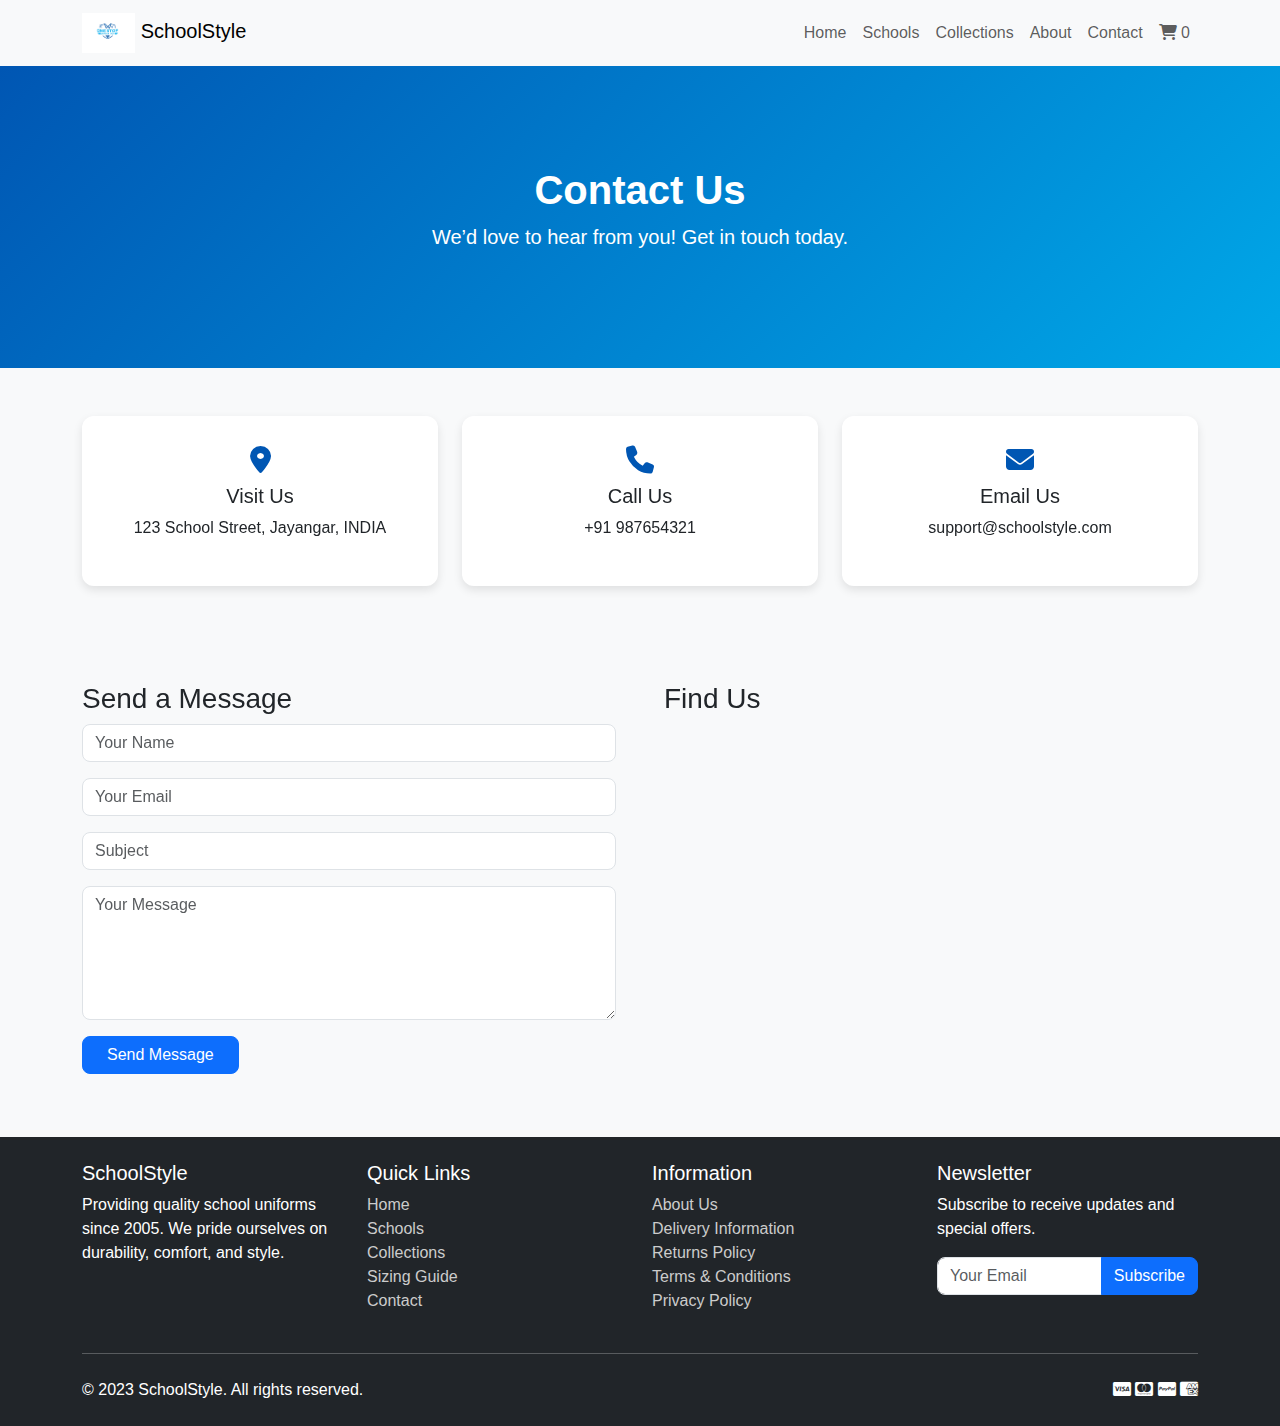
<file: contact.html>
<!DOCTYPE html>
<html lang="en">
<head>
  <meta charset="UTF-8">
  <meta name="viewport" content="width=device-width, initial-scale=1.0">
  <title>Contact Us - SchoolStyle</title>
  <link href="https://cdn.jsdelivr.net/npm/bootstrap@5.3.3/dist/css/bootstrap.min.css" rel="stylesheet">
  <link href="https://cdnjs.cloudflare.com/ajax/libs/font-awesome/6.5.0/css/all.min.css" rel="stylesheet">
  <link href="https://unpkg.com/aos@next/dist/aos.css" rel="stylesheet">
  <style>
    body {
      font-family: 'Poppins', sans-serif;
      background: #f8f9fa;
    }
    .page-hero {
      background: linear-gradient(135deg, #0056b3, #00a8e8);
      color: white;
      padding: 100px 0;
      text-align: center;
    }
    .page-hero h1 {
      font-weight: 700;
    }
    .contact-info {
      background: #fff;
      border-radius: 12px;
      padding: 30px;
      box-shadow: 0 4px 10px rgba(0,0,0,0.1);
    }
    .contact-info i {
      font-size: 28px;
      color: #0056b3;
      margin-bottom: 10px;
    }
    .form-control, .btn {
      border-radius: 8px;
    }
    .map-container iframe {
      border-radius: 12px;
      width: 100%;
      height: 350px;
    }
  footer {
      background: #111;
      color: #ccc;
      padding: 40px 0;
    }
    footer a { color: #ccc; text-decoration: none; }
    footer a:hover { color: #fff; }
     html,body{
      overflow-x: hidden;
    }
  </style>
</head>
<body>
      <!-- Navigation -->
    <nav class="navbar navbar-expand-lg navbar-light bg-light sticky-top">
        <div class="container">
            <a class="navbar-brand" href="index.html">
                <img src="images/logo.jpg" alt="SchoolStyle Logo" height="40">
                SchoolStyle
            </a>
            <button class="navbar-toggler" type="button" data-bs-toggle="collapse" data-bs-target="#navbarNav">
                <span class="navbar-toggler-icon"></span>
            </button>
            <div class="collapse navbar-collapse" id="navbarNav">
                <ul class="navbar-nav ms-auto">
                    <li class="nav-item"><a class="nav-link" href="index.html#home">Home</a></li>
                    <li class="nav-item"><a class="nav-link" href="index.html#schools">Schools</a></li>
                    <li class="nav-item"><a class="nav-link" href="collection.html">Collections</a></li>
                    <li class="nav-item"><a class="nav-link" href="about.html">About</a></li>
                    <li class="nav-item"><a class="nav-link" href="contact.html">Contact</a></li>
                    <li class="nav-item">
                        <a class="nav-link cart-link" href="#cart">
                            <i class="fas fa-shopping-cart"></i>
                            <span class="cart-counter">0</span>
                        </a>
                    </li>
                </ul>
            </div>
        </div>
    </nav>

  <!-- Hero -->
  <section class="page-hero" data-aos="fade-down">
    <div class="container">
      <h1>Contact Us</h1>
      <p class="lead">We’d love to hear from you! Get in touch today.</p>
    </div>
  </section>

  <!-- Contact Info -->
  <section class="py-5">
    <div class="container">
      <div class="row g-4">
        <div class="col-md-4" data-aos="fade-up">
          <div class="contact-info text-center">
            <i class="fas fa-map-marker-alt"></i>
            <h5>Visit Us</h5>
            <p>123 School Street, Jayangar, INDIA</p>
          </div>
        </div>
        <div class="col-md-4" data-aos="fade-up" data-aos-delay="100">
          <div class="contact-info text-center">
            <i class="fas fa-phone"></i>
            <h5>Call Us</h5>
            <p>+91 987654321</p>
          </div>
        </div>
        <div class="col-md-4" data-aos="fade-up" data-aos-delay="200">
          <div class="contact-info text-center">
            <i class="fas fa-envelope"></i>
            <h5>Email Us</h5>
            <p>support@schoolstyle.com</p>
          </div>
        </div>
      </div>
    </div>
  </section>

  <!-- Contact Form & Map -->
  <section class="py-5">
    <div class="container">
      <div class="row g-5">
        <!-- Form -->
        <div class="col-md-6" data-aos="fade-right">
          <h3>Send a Message</h3>
          <form>
            <div class="mb-3">
              <input type="text" class="form-control" placeholder="Your Name" required>
            </div>
            <div class="mb-3">
              <input type="email" class="form-control" placeholder="Your Email" required>
            </div>
            <div class="mb-3">
              <input type="text" class="form-control" placeholder="Subject">
            </div>
            <div class="mb-3">
              <textarea class="form-control" rows="5" placeholder="Your Message"></textarea>
            </div>
            <button class="btn btn-primary px-4">Send Message</button>
          </form>
        </div>
        <!-- Map -->
        <div class="col-md-6" data-aos="fade-left">
          <h3>Find Us</h3>
          <div class="map-container mt-3">
            <iframe src="https://www.google.com/maps/embed?pb=!1m18!1m12!1m3!1d3151.843796374457!2d144.95373631531597!3d-37.816279979751494!2m3!1f0!2f0!3f0!3m2!1i1024!2i768!4f13.1!3m3!1m2!1s0x6ad642af0f11fd81%3A0xf577f2f9f7c62bb!2s123%20School%20St%2C%20Springfield!5e0!3m2!1sen!2sus!4v1612222222222!5m2!1sen!2sus"
             allowfullscreen="" loading="lazy"></iframe>
          </div>
        </div>
      </div>
    </div>
  </section>

  
  <!-- Footer -->
    <footer class="bg-dark text-white py-4">
        <div class="container">
            <div class="row">
                <div class="col-lg-3 col-md-6 mb-4 mb-md-0">
                    <h5>SchoolStyle</h5>
                    <p>Providing quality school uniforms since 2005. We pride ourselves on durability, comfort, and style.</p>
                </div>
                <div class="col-lg-3 col-md-6 mb-4 mb-md-0">
                    <h5>Quick Links</h5>
                    <ul class="list-unstyled">
                        <li><a href="#home"style="text-decoration: none;">Home</a></li>
                        <li><a href="#schools"style="text-decoration: none;">Schools</a></li>
                        <li><a href="#collections"style="text-decoration: none;">Collections</a></li>
                        <li><a href="#sizing"style="text-decoration: none;">Sizing Guide</a></li>
                        <li><a href="#contact"style="text-decoration: none;">Contact</a></li>
                    </ul>
                </div>
                <div class="col-lg-3 col-md-6 mb-4 mb-md-0">
                    <h5>Information</h5>
                    <ul class="list-unstyled" style="text-decoration: none;">
                        <li><a href="#"style="text-decoration: none;">About Us</a></li>
                        <li><a href="#"style="text-decoration: none;">Delivery Information</a></li>
                        <li><a href="#"style="text-decoration: none;">Returns Policy</a></li>
                        <li><a href="#"style="text-decoration: none;">Terms & Conditions</a></li>
                        <li><a href="#"style="text-decoration: none;">Privacy Policy</a></li>
                    </ul>
                </div>
                <div class="col-lg-3 col-md-6 mb-4 mb-md-0">
                    <h5>Newsletter</h5>
                    <p>Subscribe to receive updates and special offers.</p>
                    <form>
                        <div class="input-group">
                            <input type="email" class="form-control" placeholder="Your Email">
                            <button class="btn btn-primary" type="submit">Subscribe</button>
                        </div>
                    </form>
                </div>
            </div>
            <hr class="my-4">
            <div class="row align-items-center">
                <div class="col-md-6 text-center text-md-start">
                    <p class="mb-md-0">© 2023 SchoolStyle. All rights reserved.</p>
                </div>
                <div class="col-md-6 text-center text-md-end">
                    <div class="payment-methods">
                        <i class="fab fa-cc-visa"></i>
                        <i class="fab fa-cc-mastercard"></i>
                        <i class="fab fa-cc-paypal"></i>
                        <i class="fab fa-cc-amex"></i>
                    </div>
                </div>
            </div>
        </div>
    </footer>


  <script src="https://cdn.jsdelivr.net/npm/bootstrap@5.3.3/dist/js/bootstrap.bundle.min.js"></script>
  <script src="https://unpkg.com/aos@next/dist/aos.js"></script>
  <script>
    AOS.init();
  </script>
</body>
</html>
</file>
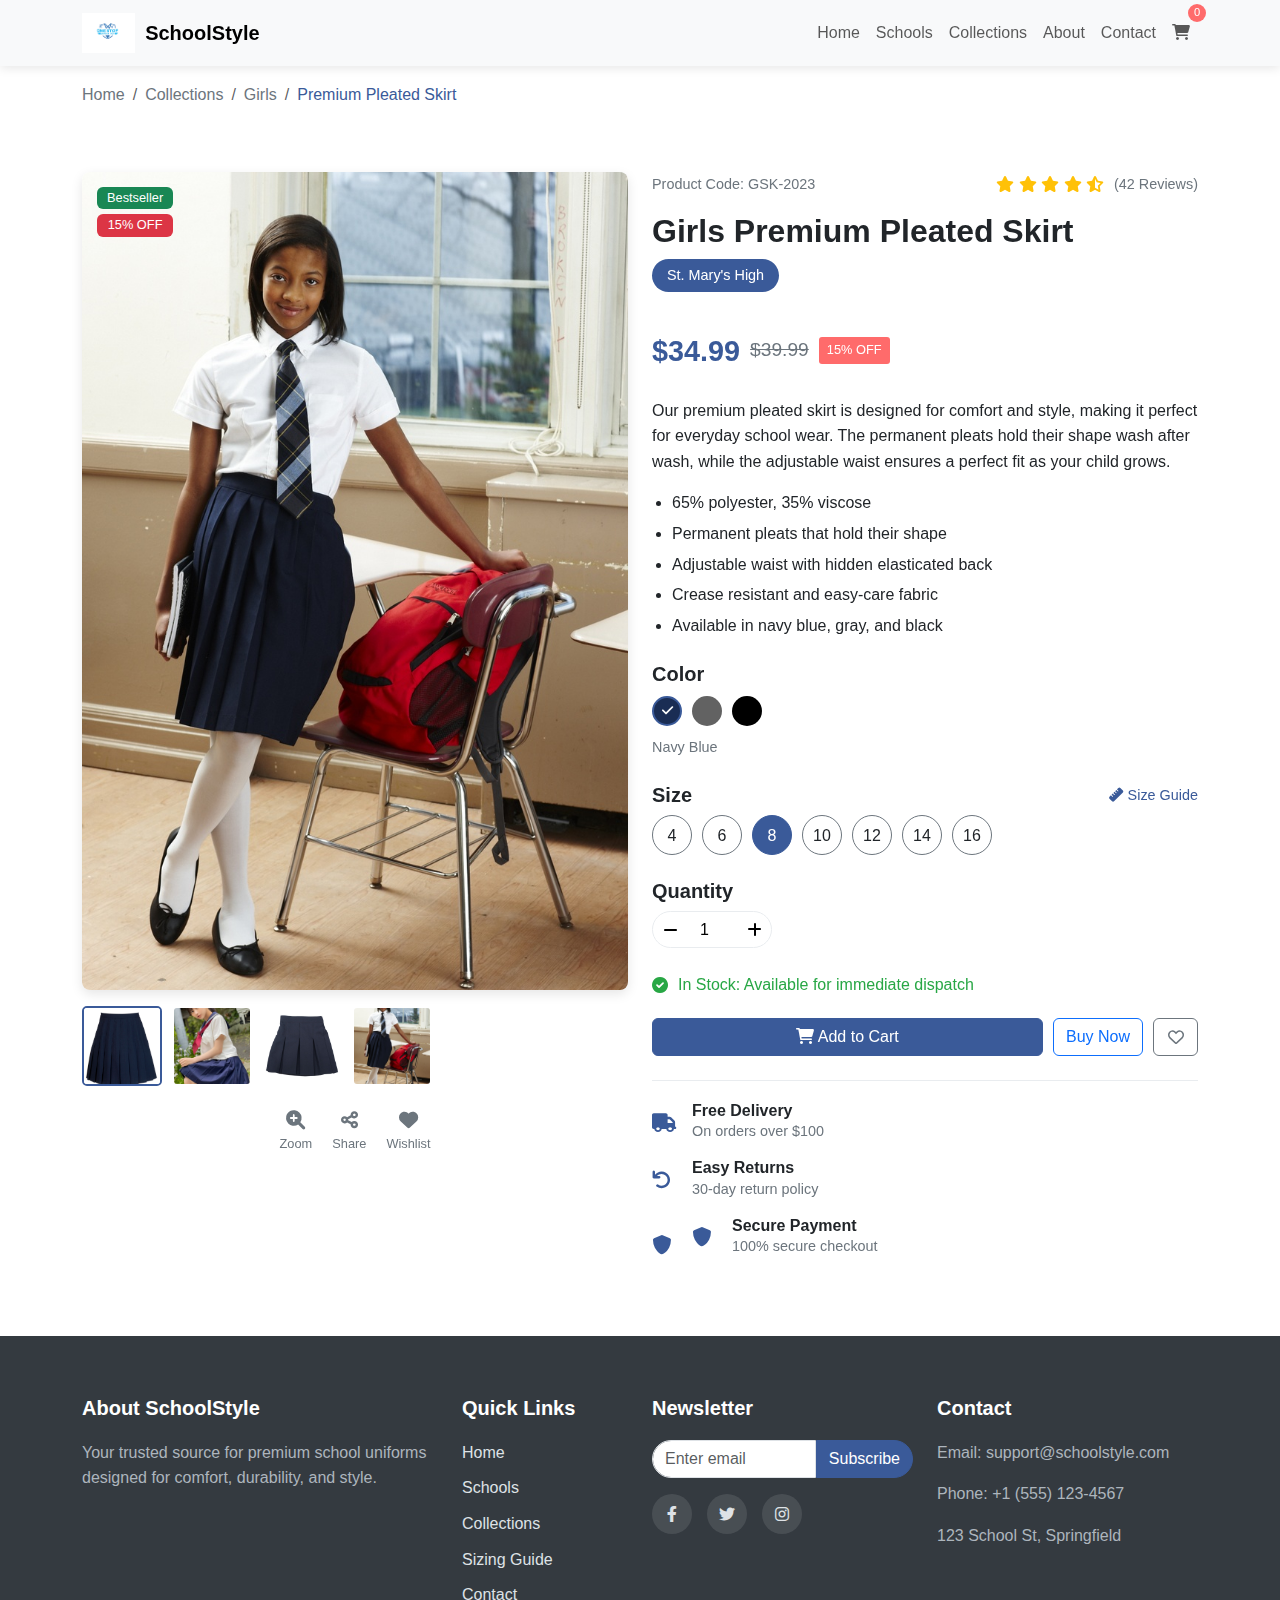
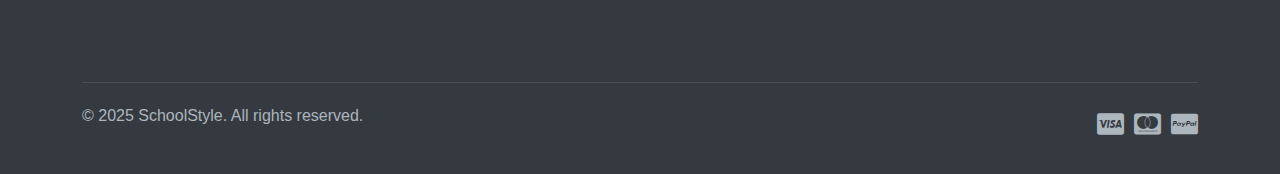
<file: product.html>
<!DOCTYPE html>
<html lang="en">
<head>
    <meta charset="UTF-8">
    <meta name="viewport" content="width=device-width, initial-scale=1.0">
    <title>Girls Premium Pleated Skirt - SchoolStyle</title>
    <link href="https://cdn.jsdelivr.net/npm/bootstrap@5.3.0/dist/css/bootstrap.min.css" rel="stylesheet">
    <link rel="stylesheet" href="https://cdnjs.cloudflare.com/ajax/libs/font-awesome/6.0.0/css/all.min.css">
    <link rel="stylesheet" href="https://unpkg.com/aos@next/dist/aos.css" />
    <style>
        /* Main Styles */
        :root {
            --primary: #3a5a99;
            --secondary: #e9ecef;
            --dark: #343a40;
            --light: #f8f9fa;
            --accent: #ff6b6b;
            --text: #212529;
            --gray: #6c757d;
            --border-radius: 8px;
            --shadow: 0 4px 12px rgba(0, 0, 0, 0.1);
            --transition: all 0.3s ease;
        }

        body {
            font-family: 'Poppins', sans-serif;
            color: var(--text);
            line-height: 1.6;
        }

        h1, h2, h3, h4, h5, h6 {
            font-weight: 700;
        }

        a {
            color: var(--primary);
            text-decoration: none;
            transition: var(--transition);
        }

        a:hover {
            color: #294272;
        }

        .btn-primary {
            background-color: var(--primary);
            border-color: var(--primary);
        }

        .btn-primary:hover {
            background-color: #294272;
            border-color: #294272;
        }

        /* Navigation */
        .navbar {
            box-shadow: 0 2px 10px rgba(0, 0, 0, 0.1);
        }

        .navbar-brand {
            font-weight: 700;
            display: flex;
            align-items: center;
            gap: 10px;
        }

        .navbar-nav .nav-link {
            font-weight: 500;
            padding: 0.5rem 1rem;
        }

        .cart-link {
            position: relative;
        }

        .cart-counter {
            position: absolute;
            top: -8px;
            right: -8px;
            background-color: var(--accent);
            color: white;
            font-size: 0.7rem;
            width: 18px;
            height: 18px;
            border-radius: 50%;
            display: flex;
            align-items: center;
            justify-content: center;
        }

        /* Breadcrumb */
        .breadcrumb {
            margin-bottom: 0;
        }

        .breadcrumb-item a {
            color: var(--gray);
        }

        .breadcrumb-item.active {
            color: var(--primary);
            font-weight: 500;
        }

        /* Product Detail Page */
        .product-detail-section {
            padding: 60px 0;
        }

        .product-main-image-container {
            position: relative;
            border-radius: var(--border-radius);
            overflow: hidden;
            box-shadow: var(--shadow);
        }

        .product-main-image {
            width: 100%;
            height: auto;
            display: block;
        }

        .product-badges {
            position: absolute;
            top: 15px;
            left: 15px;
            display: flex;
            flex-direction: column;
            gap: 5px;
        }

        .product-badges .badge {
            font-size: 0.8rem;
            font-weight: 500;
            padding: 5px 10px;
        }

        .product-thumbs {
            display: flex;
            gap: 10px;
            margin-top: 15px;
        }

        .product-thumb {
            width: 80px;
            height: 80px;
            border-radius: 5px;
            overflow: hidden;
            cursor: pointer;
            border: 2px solid transparent;
            transition: var(--transition);
        }

        .product-thumb img {
            width: 100%;
            height: 100%;
            object-fit: cover;
        }

        .product-thumb.active {
            border-color: var(--primary);
        }

        .image-features {
            display: flex;
            justify-content: center;
            gap: 20px;
        }

        .feature-item {
            display: flex;
            flex-direction: column;
            align-items: center;
            cursor: pointer;
            color: var(--gray);
            transition: var(--transition);
        }

        .feature-item:hover {
            color: var(--primary);
        }

        .feature-item i {
            font-size: 1.2rem;
            margin-bottom: 5px;
        }

        .feature-item span {
            font-size: 0.8rem;
        }

        /* Product Info */
        .product-meta {
            display: flex;
            justify-content: space-between;
            align-items: center;
            margin-bottom: 15px;
        }

        .product-code {
            color: var(--gray);
            font-size: 0.9rem;
        }

        .product-rating {
            display: flex;
            align-items: center;
            gap: 10px;
        }

        .stars {
            color: #ffc107;
        }

        .rating-count {
            color: var(--gray);
            font-size: 0.9rem;
        }

        .product-title {
            font-size: 2rem;
            margin-bottom: 10px;
        }

        .school-tag {
            display: inline-block;
            background-color: var(--primary);
            color: white;
            padding: 5px 15px;
            border-radius: 20px;
            font-size: 0.9rem;
        }

        .price-info {
            display: flex;
            align-items: center;
            gap: 10px;
            margin: 20px 0;
        }

        .current-price {
            font-size: 1.8rem;
            font-weight: 700;
            color: var(--primary);
        }

        .original-price {
            font-size: 1.2rem;
            text-decoration: line-through;
            color: var(--gray);
        }

        .discount-tag {
            background-color: var(--accent);
            color: white;
            padding: 3px 8px;
            border-radius: 3px;
            font-size: 0.8rem;
        }

        .product-description ul {
            padding-left: 20px;
        }

        .product-description li {
            margin-bottom: 5px;
        }

        .option-title {
            font-weight: 600;
            margin-bottom: 10px;
        }

        /* Color Selection */
        .color-options {
            display: flex;
            gap: 10px;
            margin-bottom: 10px;
        }

        .color-option {
            width: 30px;
            height: 30px;
            border-radius: 50%;
            cursor: pointer;
            border: 2px solid transparent;
            position: relative;
        }

        .color-option.active {
            border-color: var(--primary);
        }

        .color-option.active::after {
            content: '\f00c';
            font-family: 'Font Awesome 5 Free';
            font-weight: 900;
            color: white;
            position: absolute;
            top: 50%;
            left: 50%;
            transform: translate(-50%, -50%);
            font-size: 0.8rem;
        }

        .selected-color {
            font-size: 0.9rem;
            color: var(--gray);
        }

        /* Size Selection */
        .size-options {
            display: flex;
            flex-wrap: wrap;
            gap: 10px;
            margin-bottom: 10px;
        }

        .size-option {
            width: 40px;
            height: 40px;
            display: flex;
            align-items: center;
            justify-content: center;
            border: 1px solid var(--gray);
            border-radius: 50%;
            cursor: pointer;
            transition: var(--transition);
        }

        .size-option.active, .size-option:hover {
            background-color: var(--primary);
            color: white;
            border-color: var(--primary);
        }

        .size-guide-link {
            font-size: 0.9rem;
            display: flex;
            align-items: center;
            gap: 5px;
        }

        /* Quantity Selector */
        .quantity-input {
            display: flex;
            width: 120px;
            border: 1px solid var(--secondary);
            border-radius: 25px;
            overflow: hidden;
        }

        .quantity-btn {
            width: 35px;
            height: 35px;
            background: none;
            border: none;
            display: flex;
            align-items: center;
            justify-content: center;
            cursor: pointer;
            transition: var(--transition);
        }

        .quantity-btn:hover {
            background-color: var(--secondary);
        }

        .quantity-input input {
            width: 50px;
            text-align: center;
            border: none;
            background: none;
            font-weight: 500;
        }

        .quantity-input input:focus {
            outline: none;
        }

        /* Stock Info */
        .stock-info {
            display: flex;
            align-items: center;
            gap: 10px;
            color: #28a745;
            font-weight: 500;
        }

        /* Action Buttons */
        .action-buttons {
            display: flex;
            gap: 10px;
            margin-top: 20px;
        }

        .btn-add-to-cart {
            flex-grow: 1;
        }

        .btn-wishlist {
            width: 45px;
            display: flex;
            align-items: center;
            justify-content: center;
        }

        /* Product Benefits */
        .product-benefits {
            margin-top: 30px;
            padding-top: 20px;
            border-top: 1px solid var(--secondary);
        }

        .benefit-item {
            display: flex;
            align-items: center;
            gap: 15px;
            margin-bottom: 15px;
        }

        .benefit-item i {
            font-size: 1.2rem;
            color: var(--primary);
            width: 25px;
        }

        .benefit-item h6 {
            margin-bottom: 0;
        }

        .benefit-item p {
            margin-bottom: 0;
            font-size: 0.9rem;
            color: var(--gray);
        }

        /* Product Tabs */
        .product-tabs-section {
            background-color: var(--light);
        }

        .product-tabs {
            border-bottom: none;
            justify-content: center;
            margin-bottom: 20px;
        }

        .product-tabs .nav-link {
            color: var(--dark);
            font-weight: 500;
            border: none;
            padding: 10px 20px;
            border-radius: 25px;
            margin: 0 5px;
        }

        .product-tabs .nav-link.active {
            background-color: var(--primary);
            color: white;
        }

        .product-tab-content {
            border-radius: var(--border-radius);
        }

        /* Features Tab */
        .feature-item-detailed {
            display: flex;
            gap: 15px;
            margin-bottom: 20px;
        }

        .feature-icon {
            width: 50px;
            height: 50px;
            background-color: var(--light);
            border-radius: 50%;
            display: flex;
            align-items: center;
            justify-content: center;
            color: var(--primary);
            font-size: 1.2rem;
        }

        .feature-content h5 {
            margin-bottom: 5px;
        }

        .feature-content p {
            margin-bottom: 0;
            color: var(--gray);
        }

        .feature-callout {
            background-color: var(--light);
            border-radius: var(--border-radius);
            padding: 20px;
        }

        .feature-callout h5 {
            display: flex;
            align-items: center;
            gap: 10px;
            color: var(--primary);
        }

        .feature-callout ul {
            margin-bottom: 0;
        }

        /* Care Tab */
        .care-item {
            display: flex;
            gap: 15px;
            margin-bottom: 20px;
        }

        .care-icon {
            width: 50px;
            height: 50px;
            background-color: var(--light);
            border-radius: 50%;
            display: flex;
            align-items: center;
            justify-content: center;
            color: var(--primary);
            font-size: 1.2rem;
        }

        .care-content h5 {
            margin-bottom: 5px;
        }

        .care-content p {
            margin-bottom: 0;
            color: var(--gray);
        }

        .care-tips {
            background-color: var(--light);
            border-radius: var(--border-radius);
            padding: 20px;
        }

        .care-video {
            margin-top: 20px;
        }

        /* Reviews Tab */
        .overall-rating {
            text-align: center;
            padding: 20px;
            background-color: var(--light);
            border-radius: var(--border-radius);
        }

        .overall-rating h2 {
            font-size: 3rem;
            margin-bottom: 10px;
            color: var(--primary);
        }

        .rating-item {
            display: flex;
            align-items: center;
            margin-bottom: 8px;
        }

        .rating-item span {
            width: 60px;
        }

        .rating-item .progress {
            flex-grow: 1;
            margin: 0 10px;
            height: 8px;
        }

        .filter-pills {
            display: flex;
            align-items: center;
            flex-wrap: wrap;
            gap: 10px;
        }

        .filter-label {
            color: var(--gray);
        }

        .filter-pill {
            background: none;
            border: 1px solid var(--secondary);
            border-radius: 25px;
            padding: 5px 15px;
            font-size: 0.9rem;
            cursor: pointer;
            transition: var(--transition);
        }

        .filter-pill.active, .filter-pill:hover {
            background-color: var(--primary);
            color: white;
            border-color: var(--primary);
        }

        .review-item {
            border-bottom: 1px solid var(--secondary);
            padding-bottom: 20px;
            margin-bottom: 20px;
        }

        .reviewer-info h5 {
            margin-bottom: 5px;
        }

        .review-meta {
            display: flex;
            gap: 15px;
            font-size: 0.9rem;
            color: var(--gray);
            margin-top: 5px;
        }

        .verified-purchase {
            color: #28a745;
        }

        .review-content h6 {
            margin: 15px 0 10px;
            font-weight: 600;
        }

        .review-photos {
            display: flex;
            gap: 10px;
            margin-top: 15px;
        }

        .review-photo {
            width: 80px;
            height: 80px;
            object-fit: cover;
            border-radius: 5px;
            cursor: pointer;
        }

        .review-footer {
            margin-top: 15px;
        }

        .review-actions {
            display: flex;
            gap: 15px;
        }

        .btn-helpful, .btn-report {
            background: none;
            border: none;
            font-size: 0.9rem;
            color: var(--gray);
            padding: 0;
            cursor: pointer;
            transition: var(--transition);
        }

        .btn-helpful:hover {
            color: var(--primary);
        }

        .btn-report:hover {
            color: var(--accent);
        }

        /* Shipping Tab */
        .shipping-method {
            margin-bottom: 20px;
        }

        .shipping-method h5 {
            color: var(--primary);
            margin-bottom: 5px;
        }

        .shipping-method p {
            margin-bottom: 5px;
        }

        .important-note {
            background-color: var(--light);
            border-radius: var(--border-radius);
            padding: 15px;
        }

        .important-note p {
            margin-bottom: 0;
            display: flex;
            align-items: center;
            gap: 10px;
        }

        .returns-process {
            margin-top: 20px;
        }

        .returns-process h5 {
            margin-bottom: 10px;
            color: var(--primary);
        }

        /* Complete the Look Section */
        .complete-look-section {
            padding: 60px 0;
        }

        .section-title {
            font-size: 2rem;
            margin-bottom: 10px;
        }

        .section-subtitle {
            color: var(--gray);
            margin-bottom: 30px;
        }

        .product-card {
            border-radius: var(--border-radius);
            overflow: hidden;
            box-shadow: var(--shadow);
            transition: var(--transition);
            height: 100%;
        }

        .product-card:hover {
            transform: translateY(-5px);
        }

        .product-card .product-image {
            position: relative;
            overflow: hidden;
            height: 250px;
        }

        .product-card .product-image img {
            width: 100%;
            height: 100%;
            object-fit: cover;
            transition: var(--transition);
        }

        .product-card:hover .product-image img {
            transform: scale(1.05);
        }

        .product-card .product-tag {
            position: absolute;
            top: 10px;
            left: 10px;
            background-color: var(--accent);
            color: white;
            padding: 3px 8px;
            border-radius: 3px;
            font-size: 0.8rem;
        }

        .product-card .product-actions {
            position: absolute;
            bottom: -40px;
            left: 0;
            right: 0;
            display: flex;
            justify-content: center;
            gap: 10px;
            padding: 10px;
            background-color: rgba(255, 255, 255, 0.9);
            transition: var(--transition);
        }

        .product-card:hover .product-actions {
            bottom: 0;
        }

        .product-card .action-btn {
            width: 35px;
            height: 35px;
            border-radius: 50%;
            background-color: white;
            color: var(--dark);
            border: none;
            display: flex;
            align-items: center;
            justify-content: center;
            cursor: pointer;
            transition: var(--transition);
            box-shadow: 0 2px 5px rgba(0, 0, 0, 0.1);
        }

        .product-card .action-btn:hover {
            background-color: var(--primary);
            color: white;
        }

        .product-card .product-info {
            padding: 15px;
        }

        .product-card .product-title {
            font-size: 1rem;
            margin-bottom: 10px;
            display: -webkit-box;
            -webkit-line-clamp: 2;
            -webkit-box-orient: vertical;
            overflow: hidden;
        }

        .product-card .product-price {
            display: flex;
            align-items: center;
            gap: 10px;
            margin-bottom: 10px;
        }

        .product-card .current-price {
            font-size: 1.1rem;
        }

        .product-card .original-price {
            font-size: 0.9rem;
        }

        .product-card .product-colors {
            display: flex;
            gap: 5px;
        }

        .product-card .color-dot {
            width: 15px;
            height: 15px;
            border-radius: 50%;
            display: inline-block;
        }

        .product-card .color-dot.white {
            background-color: #fff;
            border: 1px solid #ddd;
        }

        .product-card .color-dot.navy {
            background-color: #1a2d54;
        }

        .product-card .color-dot.blue {
            background-color: #3a5a99;
        }

        .product-card .color-dot.gray {
            background-color: #626262;
        }

        .product-card .color-dot.black {
            background-color: #000;
        }

        /* Footer Styles */
        footer {
            background-color: var(--dark);
            color: white;
            padding: 60px 0 30px;
        }

        footer h5 {
            margin-bottom: 20px;
            color: white;
        }

        footer a {
            color: #dee2e6;
        }

        footer a:hover {
            color: white;
        }

        footer p {
            color: #adb5bd;
        }

        .footer-links {
            list-style: none;
            padding: 0;
            margin: 0;
        }

        .footer-links li {
            margin-bottom: 10px;
        }

        .footer-social {
            display: flex;
            gap: 15px;
            margin-top: 20px;
        }

        .social-icon {
            width: 40px;
            height: 40px;
            border-radius: 50%;
            background-color: rgba(255, 255, 255, 0.1);
            display: flex;
            align-items: center;
            justify-content: center;
            transition: var(--transition);
        }

        .social-icon:hover {
            background-color: var(--primary);
            transform: translateY(-3px);
        }

        .footer-newsletter input {
            border-radius: 25px 0 0 25px;
        }

        .footer-newsletter button {
            border-radius: 0 25px 25px 0;
        }

        .footer-bottom {
            margin-top: 40px;
            padding-top: 20px;
            border-top: 1px solid rgba(255, 255, 255, 0.1);
        }

        .payment-methods {
            display: flex;
            gap: 10px;
            justify-content: flex-end;
        }

        .payment-icon {
            font-size: 1.5rem;
            color: #adb5bd;
        }

        /* Back to Top Button */
        .back-to-top {
            position: fixed;
            bottom: 30px;
            right: 30px;
            width: 50px;
            height: 50px;
            background-color: var(--primary);
            color: white;
            border-radius: 50%;
            display: flex;
            align-items: center;
            justify-content: center;
            opacity: 0;
            visibility: hidden;
            transition: var(--transition);
            box-shadow: 0 4px 12px rgba(0, 0, 0, 0.2);
            z-index: 1000;
        }

        .back-to-top.active {
            opacity: 1;
            visibility: visible;
        }

        .back-to-top:hover {
            background-color: #294272;
            color: white;
            transform: translateY(-3px);
        }

        /* Media Queries */
        @media (max-width: 991px) {
            .product-title {
                font-size: 1.8rem;
            }
            
            .section-title {
                font-size: 1.8rem;
            }
        }

        @media (max-width: 767px) {
            .product-detail-section {
                padding: 40px 0;
            }
            
            .product-meta {
                flex-direction: column;
                align-items: flex-start;
                gap: 10px;
            }
            
            .product-tabs .nav-link {
                padding: 8px 15px;
                font-size: 0.9rem;
            }
            
            .overall-rating h2 {
                font-size: 2.5rem;
            }
            
            .filter-pills {
                margin-top: 15px;
            }
        }

        @media (max-width: 450px) {
            .product-detail-section {
                padding: 30px 0;
            }
            
            .product-title {
                font-size: 1.5rem;
            }
            
            .product-thumb {
                width: 60px;
                height: 60px;
            }
            
            .current-price {
                font-size: 1.5rem;
            }
            
            .original-price {
                font-size: 1rem;
            }
            
            .action-buttons {
                flex-direction: column;
            }
            
            .btn-add-to-cart {
                width: 100%;
            }
            
            .btn-buy-now {
                width: 100%;
            }
            
            .btn-wishlist {
                position: absolute;
                top: 10px;
                right: 10px;
                background-color: white;
                box-shadow: 0 2px 5px rgba(0, 0, 0, 0.1);
            }
            
            .product-tabs {
                flex-wrap: nowrap;
                overflow-x: auto;
                padding-bottom: 10px;
            }
            
            .product-tabs .nav-link {
                white-space: nowrap;
                padding: 6px 12px;
                font-size: 0.8rem;
            }
            
            .product-tab-content {
                padding: 15px !important;
            }
            
            .review-photo {
                width: 60px;
                height: 60px;
            }
            
            .overall-rating h2 {
                font-size: 2rem;
            }
            
            .rating-item span {
                font-size: 0.8rem;
            }
        }
    </style>
</head>
<body>
    <!-- Navigation -->
    <nav class="navbar navbar-expand-lg navbar-light bg-light sticky-top">
        <div class="container">
            <a class="navbar-brand" href="index.html">
                <img src="images/logo.jpg" alt="SchoolStyle Logo" height="40">
                SchoolStyle
            </a>
            <button class="navbar-toggler" type="button" data-bs-toggle="collapse" data-bs-target="#navbarNav">
                <span class="navbar-toggler-icon"></span>
            </button>
            <div class="collapse navbar-collapse" id="navbarNav">
                <ul class="navbar-nav ms-auto">
                    <li class="nav-item"><a class="nav-link" href="index.html#home">Home</a></li>
                    <li class="nav-item"><a class="nav-link" href="index.html#schools">Schools</a></li>
                    <li class="nav-item"><a class="nav-link" href="collection.html">Collections</a></li>
                    <li class="nav-item"><a class="nav-link" href="about.html">About</a></li>
                    <li class="nav-item"><a class="nav-link" href="contact.html">Contact</a></li>
                    <li class="nav-item">
                        <a class="nav-link cart-link" href="#cart">
                            <i class="fas fa-shopping-cart"></i>
                            <span class="cart-counter">0</span>
                        </a>
                    </li>
                </ul>
            </div>
        </div>
    </nav>

    <!-- Breadcrumb -->
    <div class="container py-3">
        <nav aria-label="breadcrumb">
            <ol class="breadcrumb">
                <li class="breadcrumb-item"><a href="index.html">Home</a></li>
                <li class="breadcrumb-item"><a href="index.html#collections">Collections</a></li>
                <li class="breadcrumb-item"><a href="#">Girls</a></li>
                <li class="breadcrumb-item active" aria-current="page">Premium Pleated Skirt</li>
            </ol>
        </nav>
    </div>
    
    <!-- Product Details -->
    <section class="product-detail-section py-5">
        <div class="container">
            <div class="row">
                <div class="col-lg-6 mb-4 mb-lg-0" data-aos="fade-right">
                    <div class="product-gallery">
                        <div class="product-main-image-container">
                            <img src="images/deial.jpg" alt="Girls Premium Pleated Skirt" class="img-fluid rounded product-main-image">
                            <div class="product-badges">
                                <span class="badge bg-success">Bestseller</span>
                                <span class="badge bg-danger">15% OFF</span>
                            </div>
                        </div>
                        <div class="product-thumbs mt-3">
                            <div class="product-thumb active" data-image="images/girl-skirt.jpg">
                                <img src="images/front.jpg" alt="Skirt Front">
                            </div>
                            <div class="product-thumb" data-image="images/girl-skirt-side.jpg">
                                <img src="images/ide.jpg" alt="Skirt Side View">
                            </div>
                            <div class="product-thumb" data-image="images/girl-skirt-back.jpg">
                                <img src="images/back.jpg" alt="Skirt Back">
                            </div>
                            <div class="product-thumb" data-image="images/girl-skirt-detail.jpg">
                                <img src="images/deial.jpg" alt="Skirt Detail">
                            </div>
                        </div>
                        <div class="image-features mt-4">
                            <div class="feature-item">
                                <i class="fas fa-search-plus"></i>
                                <span>Zoom</span>
                            </div>
                            <div class="feature-item">
                                <i class="fas fa-share-alt"></i>
                                <span>Share</span>
                            </div>
                            <div class="feature-item">
                                <i class="fas fa-heart"></i>
                                <span>Wishlist</span>
                            </div>
                        </div>
                    </div>
                </div>
                <div class="col-lg-6" data-aos="fade-left">
                    <div class="product-info-detailed">
                        <div class="product-meta">
                            <span class="product-code">Product Code: GSK-2023</span>
                            <div class="product-rating">
                                <div class="stars">
                                    <i class="fas fa-star"></i>
                                    <i class="fas fa-star"></i>
                                    <i class="fas fa-star"></i>
                                    <i class="fas fa-star"></i>
                                    <i class="fas fa-star-half-alt"></i>
                                </div>
                                <span class="rating-count">(42 Reviews)</span>
                            </div>
                        </div>
                        
                        <h1 class="product-title mb-2">Girls Premium Pleated Skirt</h1>
                        <div class="school-tag mb-3">St. Mary's High</div>
                        
                        <div class="price-info mb-4">
                            <span class="current-price">$34.99</span>
                            <span class="original-price">$39.99</span>
                            <span class="discount-tag">15% OFF</span>
                        </div>
                        
                        <div class="product-description mb-4">
                            <p>Our premium pleated skirt is designed for comfort and style, making it perfect for everyday school wear. The permanent pleats hold their shape wash after wash, while the adjustable waist ensures a perfect fit as your child grows.</p>
                            <ul>
                                <li>65% polyester, 35% viscose</li>
                                <li>Permanent pleats that hold their shape</li>
                                <li>Adjustable waist with hidden elasticated back</li>
                                <li>Crease resistant and easy-care fabric</li>
                                <li>Available in navy blue, gray, and black</li>
                            </ul>
                        </div>
                        
                        <div class="color-selection mb-4">
                            <h5 class="option-title">Color</h5>
                            <div class="color-options">
                                <div class="color-option active" data-color="navy" style="background-color: #1a2d54;"></div>
                                <div class="color-option" data-color="gray" style="background-color: #626262;"></div>
                                <div class="color-option" data-color="black" style="background-color: #000000;"></div>
                            </div>
                            <div class="selected-color">Navy Blue</div>
                        </div>
                        
                        <div class="size-selection mb-4">
                            <div class="d-flex justify-content-between align-items-center mb-2">
                                <h5 class="option-title mb-0">Size</h5>
                                <a href="#sizing" class="size-guide-link"><i class="fas fa-ruler"></i> Size Guide</a>
                            </div>
                            <div class="size-options">
                                <div class="size-option" data-size="4">4</div>
                                <div class="size-option" data-size="6">6</div>
                                <div class="size-option active" data-size="8">8</div>
                                <div class="size-option" data-size="10">10</div>
                                <div class="size-option" data-size="12">12</div>
                                <div class="size-option" data-size="14">14</div>
                                <div class="size-option" data-size="16">16</div>
                            </div>
                        </div>
                        
                        <form class="product-form">
                            <input type="hidden" id="selectedColor" name="color" value="navy">
                            <input type="hidden" id="selectedSize" name="size" value="8">
                            
                            <div class="quantity-selector mb-4">
                                <h5 class="option-title mb-2">Quantity</h5>
                                <div class="quantity-input">
                                    <button type="button" class="quantity-btn minus" id="decreaseQuantity">
                                        <i class="fas fa-minus"></i>
                                    </button>
                                    <input type="number" id="quantity" name="quantity" value="1" min="1" max="10" readonly>
                                    <button type="button" class="quantity-btn plus" id="increaseQuantity">
                                        <i class="fas fa-plus"></i>
                                    </button>
                                </div>
                            </div>
                            
                            <div class="stock-info mb-3">
                                <i class="fas fa-check-circle"></i> In Stock: Available for immediate dispatch
                            </div>
                            
                            <div class="action-buttons">
                                <button type="button" class="btn btn-primary btn-add-to-cart">
                                    <i class="fas fa-shopping-cart"></i> Add to Cart
                                </button>
                                <button type="button" class="btn btn-outline-primary btn-buy-now">
                                    Buy Now
                                </button>
                                <button type="button" class="btn btn-outline-secondary btn-wishlist">
                                    <i class="far fa-heart"></i>
                                </button>
                            </div>
                        </form>
                        
                        <div class="product-benefits mt-4">
                            <div class="benefit-item">
                                <i class="fas fa-truck"></i>
                                <div>
                                    <h6>Free Delivery</h6>
                                    <p>On orders over $100</p>
                                </div>
                            </div>
                            <div class="benefit-item">
                                <i class="fas fa-undo"></i>
                                <div>
                                    <h6>Easy Returns</h6>
                                    <p>30-day return policy</p>
                                </div>
                            </div>
                            <div class="benefit-item">
                                <i class="fas fa-shield-alt"></i>
                                                            <div class="benefit-item">
                                <i class="fas fa-shield-alt"></i>
                                <div>
                                    <h6>Secure Payment</h6>
                                    <p>100% secure checkout</p>
                                </div>
                            </div>
                        </div>
                    </div>
                </div>
            </div>
        </div>
    </section>

    <!-- Footer -->
    <footer>
        <div class="container">
            <div class="row">
                <!-- About -->
                <div class="col-md-4 mb-4">
                    <h5>About SchoolStyle</h5>
                    <p>Your trusted source for premium school uniforms designed for comfort, durability, and style.</p>
                </div>
                <!-- Quick Links -->
                <div class="col-md-2 mb-4">
                    <h5>Quick Links</h5>
                    <ul class="footer-links">
                        <li><a href="index.html#home">Home</a></li>
                        <li><a href="index.html#schools">Schools</a></li>
                        <li><a href="index.html#collections">Collections</a></li>
                        <li><a href="index.html#sizing">Sizing Guide</a></li>
                        <li><a href="index.html#contact">Contact</a></li>
                    </ul>
                </div>
                <!-- Newsletter -->
                <div class="col-md-3 mb-4">
                    <h5>Newsletter</h5>
                    <form class="footer-newsletter d-flex">
                        <input type="email" class="form-control" placeholder="Enter email">
                        <button class="btn btn-primary" type="submit">Subscribe</button>
                    </form>
                    <div class="footer-social mt-3">
                        <a href="#" class="social-icon"><i class="fab fa-facebook-f"></i></a>
                        <a href="#" class="social-icon"><i class="fab fa-twitter"></i></a>
                        <a href="#" class="social-icon"><i class="fab fa-instagram"></i></a>
                    </div>
                </div>
                <!-- Contact -->
                <div class="col-md-3 mb-4">
                    <h5>Contact</h5>
                    <p>Email: support@schoolstyle.com</p>
                    <p>Phone: +1 (555) 123-4567</p>
                    <p>123 School St, Springfield</p>
                </div>
            </div>
            <div class="footer-bottom d-flex justify-content-between align-items-center">
                <p>&copy; 2025 SchoolStyle. All rights reserved.</p>
                <div class="payment-methods">
                    <i class="fab fa-cc-visa payment-icon"></i>
                    <i class="fab fa-cc-mastercard payment-icon"></i>
                    <i class="fab fa-cc-paypal payment-icon"></i>
                </div>
            </div>
        </div>
    </footer>

    <!-- Back to Top -->
    <button class="back-to-top"><i class="fas fa-chevron-up"></i></button>

    <!-- Scripts -->
    <script src="https://cdn.jsdelivr.net/npm/bootstrap@5.3.0/dist/js/bootstrap.bundle.min.js"></script>
    <script src="https://unpkg.com/aos@next/dist/aos.js"></script>
    <script>
        AOS.init();

        // Thumbnail switching
        document.querySelectorAll('.product-thumb').forEach(thumb => {
            thumb.addEventListener('click', () => {
                document.querySelector('.product-thumb.active').classList.remove('active');
                thumb.classList.add('active');
                document.querySelector('.product-main-image').src = thumb.dataset.image;
            });
        });

        // Color selection
        document.querySelectorAll('.color-option').forEach(option => {
            option.addEventListener('click', () => {
                document.querySelector('.color-option.active').classList.remove('active');
                option.classList.add('active');
                document.getElementById('selectedColor').value = option.dataset.color;
                document.querySelector('.selected-color').textContent =
                    option.dataset.color.charAt(0).toUpperCase() + option.dataset.color.slice(1);
            });
        });

        // Size selection
        document.querySelectorAll('.size-option').forEach(option => {
            option.addEventListener('click', () => {
                document.querySelector('.size-option.active')?.classList.remove('active');
                option.classList.add('active');
                document.getElementById('selectedSize').value = option.dataset.size;
            });
        });

        // Quantity control
        const quantityInput = document.getElementById('quantity');
        document.getElementById('increaseQuantity').addEventListener('click', () => {
            if (quantityInput.value < 10) quantityInput.value++;
        });
        document.getElementById('decreaseQuantity').addEventListener('click', () => {
            if (quantityInput.value > 1) quantityInput.value--;
        });

        // Add to Cart
        const cartCounter = document.querySelector('.cart-counter');
        document.querySelector('.btn-add-to-cart').addEventListener('click', () => {
            let current = parseInt(cartCounter.textContent);
            cartCounter.textContent = current + parseInt(quantityInput.value);
            alert('Item added to cart!');
        });

        // Back to top
        const backToTop = document.querySelector('.back-to-top');
        window.addEventListener('scroll', () => {
            backToTop.classList.toggle('active', window.scrollY > 300);
        });
        backToTop.addEventListener('click', () => {
            window.scrollTo({ top: 0, behavior: 'smooth' });
        });
    </script>
</body>
</html>
</file>
<file: styles.css>
/* Main Styles */
:root {
    --primary: #3a5a99;
    --secondary: #e9ecef;
    --dark: #343a40;
    --light: #f8f9fa;
    --accent: #ff6b6b;
    --text: #212529;
    --gray: #6c757d;
    --border-radius: 8px;
    --shadow: 0 4px 12px rgba(0, 0, 0, 0.1);
    --transition: all 0.3s ease;
}

body {
    font-family: 'Poppins', sans-serif;
    color: var(--text);
    line-height: 1.6;
}
html.body{
    overflow-x: hidden;
}

h1, h2, h3, h4, h5, h6 {
    font-weight: 700;
}

a {
    color: var(--primary);
    text-decoration: none;
    transition: var(--transition);
}

a:hover {
    color: #294272;
}

.btn-primary {
    background-color: var(--primary);
    border-color: var(--primary);
}

.btn-primary:hover {
    background-color: #294272;
    border-color: #294272;
}

/* Navigation */
.navbar {
    box-shadow: 0 2px 10px rgba(0, 0, 0, 0.1);
}

.navbar-brand {
    font-weight: 700;
    display: flex;
    align-items: center;
    gap: 10px;
}

.navbar-nav .nav-link {
    font-weight: 500;
    padding: 0.5rem 1rem;
}

/* Hero Section */
.hero-section {
    padding: 100px 0;
    background-color: var(--light);
}

.hero-section h1 {
    font-size: 3rem;
    margin-bottom: 1.5rem;
}

.hero-section p {
    font-size: 1.2rem;
    margin-bottom: 2rem;
    color: var(--gray);
}

.hero-image {
    box-shadow: var(--shadow);
}

.cta-buttons {
    display: flex;
    gap: 10px;
}

/* Featured Collections */
.collection-card {
    border-radius: var(--border-radius);
    overflow: hidden;
    box-shadow: var(--shadow);
    transition: var(--transition);
}

.collection-card:hover {
    transform: translateY(-5px);
}

.card-image {
    position: relative;
    overflow: hidden;
}

.card-image img {
    transition: var(--transition);
    height: 250px;
    object-fit: cover;
}

.collection-card:hover .card-image img {
    transform: scale(1.05);
}

.overlay {
    position: absolute;
    top: 0;
    left: 0;
    width: 100%;
    height: 100%;
    background: rgba(0, 0, 0, 0.3);
    display: flex;
    align-items: center;
    justify-content: center;
    opacity: 0;
    transition: var(--transition);
}

.collection-card:hover .overlay {
    opacity: 1;
}

/* Schools Section */
.school-card {
    text-align: center;
    padding: 15px;
    border-radius: var(--border-radius);
    background-color: white;
    box-shadow: var(--shadow);
    transition: var(--transition);
}

.school-card:hover {
    transform: translateY(-5px);
}

.school-card img {
    width: 100%;
    height: 150px;
    object-fit: cover;
    border-radius: var(--border-radius);
    margin-bottom: 15px;
}

.school-card h5 {
    margin-bottom: 10px;
}

/* Products */
.product-card {
    border-radius: var(--border-radius);
    overflow: hidden;
    box-shadow: var(--shadow);
    transition: var(--transition);
}

.product-card:hover {
    transform: translateY(-5px);
}

.product-image {
    position: relative;
    height: 200px;
    overflow: hidden;
}

.product-image img {
    width: 100%;
    height: 100%;
    object-fit: cover;
    transition: var(--transition);
}

.product-card:hover .product-image img {
    transform: scale(1.05);
}

.product-tag {
    position: absolute;
    top: 10px;
    right: 10px;
    background-color: var(--accent);
    color: white;
    padding: 3px 8px;
    border-radius: 3px;
    font-size: 0.8rem;
}

.product-info {
    padding: 15px;
}

.product-info h5 {
    margin-bottom: 5px;
    font-size: 1rem;
}

.price {
    font-weight: bold;
    color: var(--primary);
    margin-bottom: 10px;
}

.colors {
    display: flex;
    gap: 5px;
    margin-bottom: 10px;
}

.color-dot {
    width: 15px;
    height: 15px;
    border-radius: 50%;
    display: inline-block;
}

.color-dot.blue {
    background-color: #3a5a99;
}

.color-dot.black {
    background-color: #000;
}

.color-dot.gray {
    background-color: #6c757d;
}

/* Testimonials */
.testimonial-card {
    background-color: white;
    border-radius: var(--border-radius);
    padding: 20px;
    box-shadow: var(--shadow);
    height: 100%;
}

.testimonial-content {
    font-style: italic;
    margin-bottom: 20px;
}

.testimonial-author {
    display: flex;
    align-items: center;
    gap: 15px;
}

.testimonial-author img {
    width: 50px;
    height: 50px;
    border-radius: 50%;
    object-fit: cover;
}

.testimonial-author h5 {
    margin-bottom: 0;
}

.testimonial-author p {
    margin-bottom: 0;
    color: var(--gray);
    font-size: 0.9rem;
}

/* Contact Section */
.contact-info {
    background-color: white;
    border-radius: var(--border-radius);
    padding: 30px;
    box-shadow: var(--shadow);
    height: 100%;
}

.store {
    padding-bottom: 15px;
    border-bottom: 1px solid var(--secondary);
}

.store:last-child {
    border-bottom: none;
}

.store p {
    margin-bottom: 5px;
}

.store i {
    width: 20px;
    color: var(--primary);
}

.social-icons {
    display: flex;
    gap: 15px;
}

.social-icons a {
    display: flex;
    align-items: center;
    justify-content: center;
    width: 40px;
    height: 40px;
    background-color: var(--primary);
    color: white;
    border-radius: 50%;
    transition: var(--transition);
}

.social-icons a:hover {
    background-color: #294272;
    transform: translateY(-3px);
}

/* Footer */
footer {
    background-color: var(--dark);
}

footer h5 {
    margin-bottom: 20px;
    color: white;
}

footer a {
    color: #dee2e6;
}

footer a:hover {
    color: white;
}

footer p {
    color: #adb5bd;
}

.payment-methods {
    font-size: 1.5rem;
}

.payment-methods i {
    margin-left: 10px;
    color: #adb5bd;
}

/* Back to Top Button */
.back-to-top {
    position: fixed;
    bottom: 30px;
    right: 30px;
    width: 50px;
    height: 50px;
    background-color: var(--primary);
    color: white;
    border-radius: 50%;
    display: flex;
    align-items: center;
    justify-content: center;
    opacity: 0;
    visibility: hidden;
    transition: var(--transition);
    box-shadow: 0 4px 12px rgba(0, 0, 0, 0.2);
}

.back-to-top.active {
    opacity: 1;
    visibility: visible;
}

.back-to-top:hover {
    background-color: #294272;
    color: white;
    transform: translateY(-3px);
}

/* Media Queries */
@media (max-width: 991px) {
    .hero-section {
        padding: 80px 0;
    }
    
    .hero-section h1 {
        font-size: 2.5rem;
    }
}

@media (max-width: 767px) {
    .hero-section {
        padding: 60px 0;
        text-align: center;
    }
    
    .hero-section h1 {
        font-size: 2rem;
    }
    
    .cta-buttons {
        justify-content: center;
    }
    
    .hero-image {
        margin-top: 30px;
    }
}

@media (max-width: 450px) {
    .hero-section {
        padding: 50px 0;
    }
    
    .hero-section h1 {
        font-size: 1.8rem;
    }
    
    .hero-section p {
        font-size: 1rem;
    }
    
    .cta-buttons {
        flex-direction: column;
        gap: 15px;
    }
    
    .cta-buttons .btn {
        width: 100%;
    }
    
    .collection-card .card-body {
        padding: 15px 10px;
    }
    
    .school-card h5 {
        font-size: 0.9rem;
    }
    
    .product-info h5 {
        font-size: 0.9rem;
    }
    
    .testimonial-author img {
        width: 40px;
        height: 40px;
    }
    
    .social-icons a {
        width: 35px;
        height: 35px;
    }
    
    .back-to-top {
        width: 40px;
        height: 40px;
        bottom: 20px;
        right: 20px;
    }
    
    footer h5 {
        font-size: 1.1rem;
    }
}


/* Statistics Section */
.stat-item {
    padding: 20px;
    border-radius: var(--border-radius);
    background-color: rgba(255, 255, 255, 0.1);
    transition: var(--transition);
}

.stat-item:hover {
    transform: translateY(-5px);
    background-color: rgba(255, 255, 255, 0.2);
}

.counter-value {
    font-size: 2.5rem;
    font-weight: 700;
    margin: 15px 0;
}

/* Notification System */
.notification {
    position: fixed;
    top: 20px;
    right: 20px;
    background-color: var(--primary);
    color: white;
    padding: 15px 25px;
    border-radius: var(--border-radius);
    box-shadow: var(--shadow);
    z-index: 1000;
    transform: translateX(120%);
    opacity: 0;
    transition: transform 0.3s ease, opacity 0.3s ease;
}

.notification.show {
    transform: translateX(0);
    opacity: 1;
}

/* Cart counter */
.cart-counter {
    position: absolute;
    top: -8px;
    right: -8px;
    background-color: var(--accent);
    color: white;
    font-size: 0.7rem;
    width: 18px;
    height: 18px;
    border-radius: 50%;
    display: flex;
    align-items: center;
    justify-content: center;
    opacity: 0;
    transition: var(--transition);
}

.cart-counter.has-items {
    opacity: 1;
}

/* Size selection buttons */
.size-options {
    display: flex;
    flex-wrap: wrap;
    gap: 10px;
    margin-bottom: 15px;
}

.size-btn {
    width: 40px;
    height: 40px;
    display: flex;
    align-items: center;
    justify-content: center;
    border: 1px solid var(--gray);
    border-radius: 50%;
    cursor: pointer;
    transition: var(--transition);
}

.size-btn.active, .size-btn:hover {
    background-color: var(--primary);
    color: white;
    border-color: var(--primary);
}

/* Product thumbnails */
.product-thumbs {
    display: flex;
    gap: 10px;
    margin-top: 15px;
}

.product-thumb {
    width: 60px;
    height: 60px;
    border-radius: 5px;
    overflow: hidden;
    cursor: pointer;
    opacity: 0.7;
    transition: var(--transition);
}

.product-thumb img {
    width: 100%;
    height: 100%;
    object-fit: cover;
}

.product-thumb.active, .product-thumb:hover {
    opacity: 1;
    box-shadow: 0 0 0 2px var(--primary);
}

/* Gender filter buttons */
.gender-filters {
    display: flex;
    justify-content: center;
    gap: 15px;
    margin-bottom: 30px;
}

.gender-filter {
    padding: 8px 20px;
    border-radius: 30px;
    background-color: var(--light);
    cursor: pointer;
    transition: var(--transition);
}

.gender-filter.active, .gender-filter:hover {
    background-color: var(--primary);
    color: white;
}

/* Additional mobile responsiveness */
@media (max-width: 450px) {
    .counter-value {
        font-size: 1.8rem;
    }
    
    .notification {
        top: 10px;
        right: 10px;
        left: 10px;
        padding: 12px 15px;
        text-align: center;
    }
    
    .size-btn {
        width: 35px;
        height: 35px;
    }
    
    .product-thumb {
        width: 50px;
        height: 50px;
    }
    
    .gender-filter {
        padding: 6px 15px;
        font-size: 0.9rem;
    }
    
    .stat-item {
        padding: 15px 10px;
    }
    
    .stat-item i {
        font-size: 2rem !important;
    }
    
    .navbar-brand {
        font-size: 1.1rem;
    }
    
    .navbar-brand img {
        height: 30px;
    }
    
    .social-icons a {
        width: 32px;
        height: 32px;
    }
}
/* Features Section */
.features-section {
    padding: 100px 0;
    background: white;
}

.feature-card {
    padding: 40px 20px;
    border-radius: 15px;
    transition: var(--transition);
    height: 100%;
}

.feature-card:hover {
    transform: translateY(-10px);
    box-shadow: 0 20px 40px rgba(0, 0, 0, 0.1);
}

.feature-icon {
    width: 80px;
    height: 80px;
    background: linear-gradient(135deg, var(--secondary-color), #74b9ff);
    border-radius: 50%;
    display: flex;
    align-items: center;
    justify-content: center;
    margin: 0 auto 20px;
}

.feature-icon i {
    font-size: 2rem;
    color: white;
}

.feature-card h4 {
    margin-bottom: 15px;
    color: var(--primary-color);
    font-weight: 600;
}
</file>
